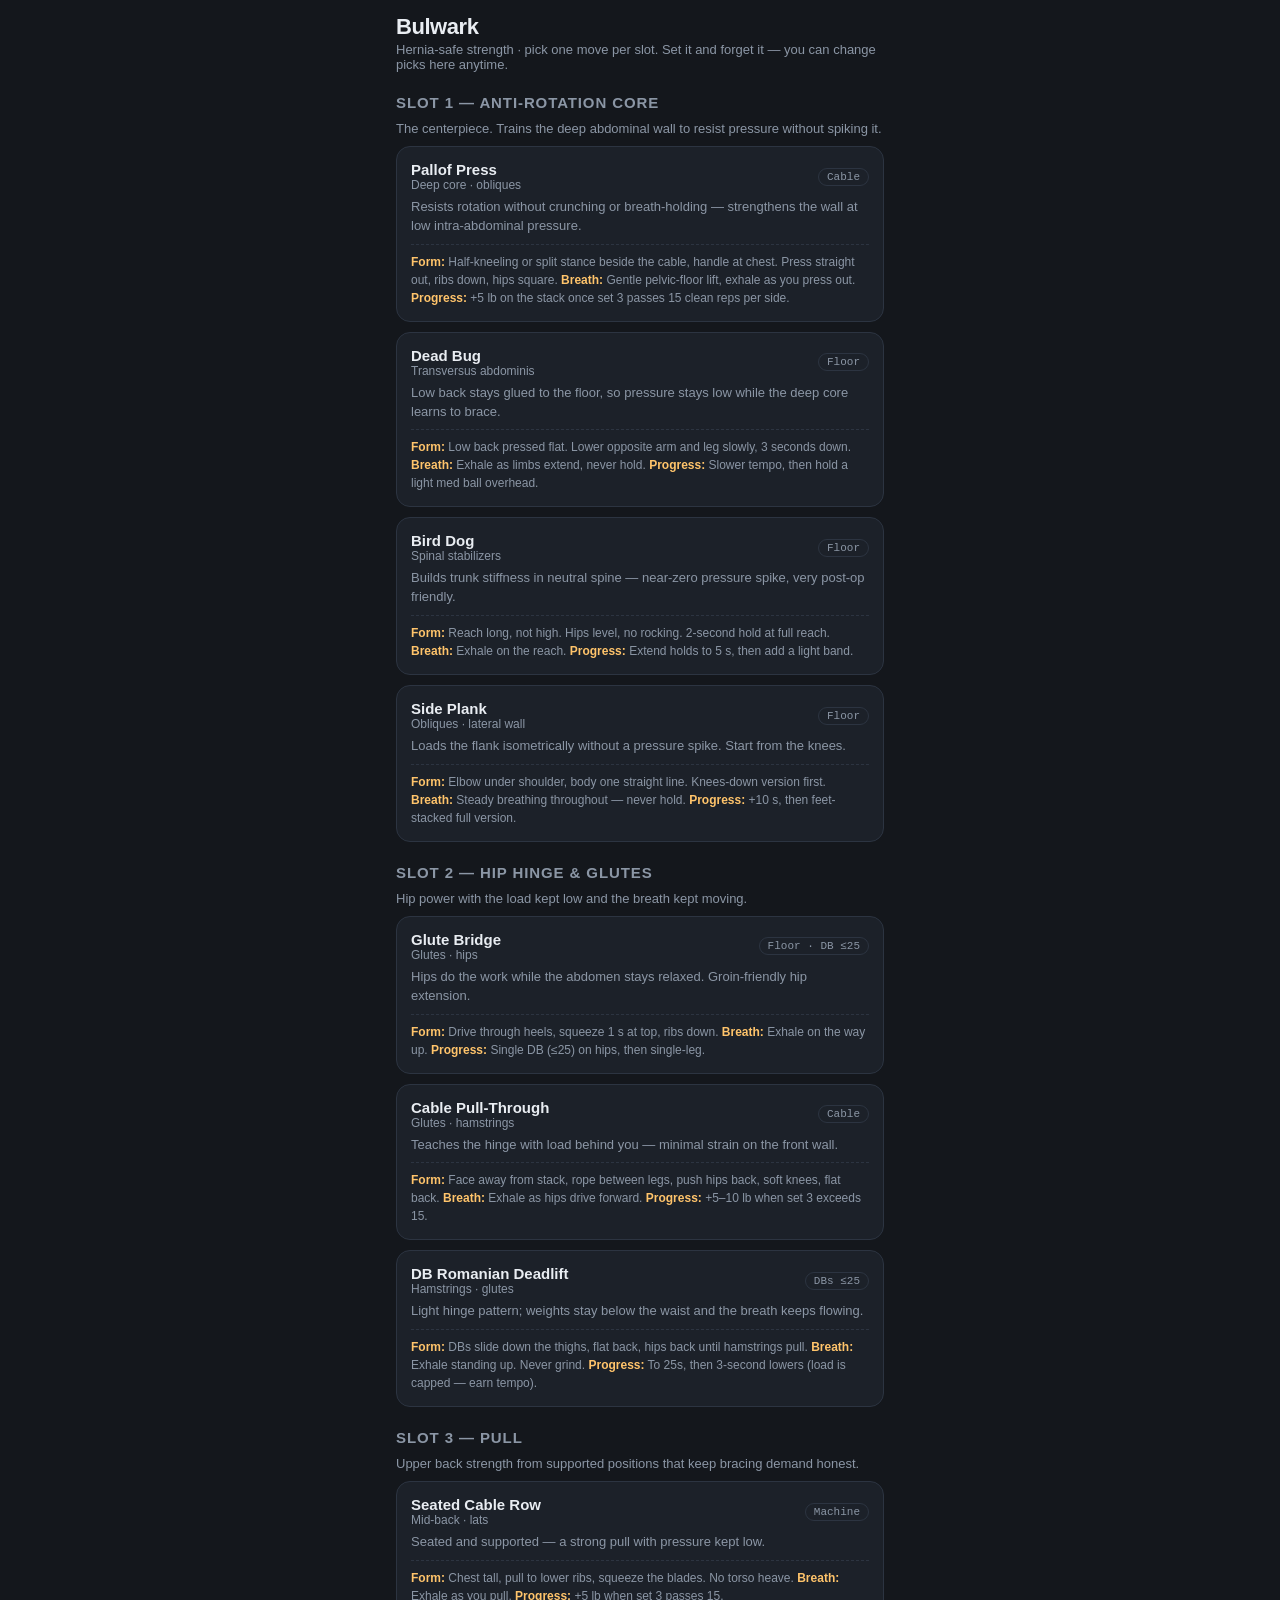
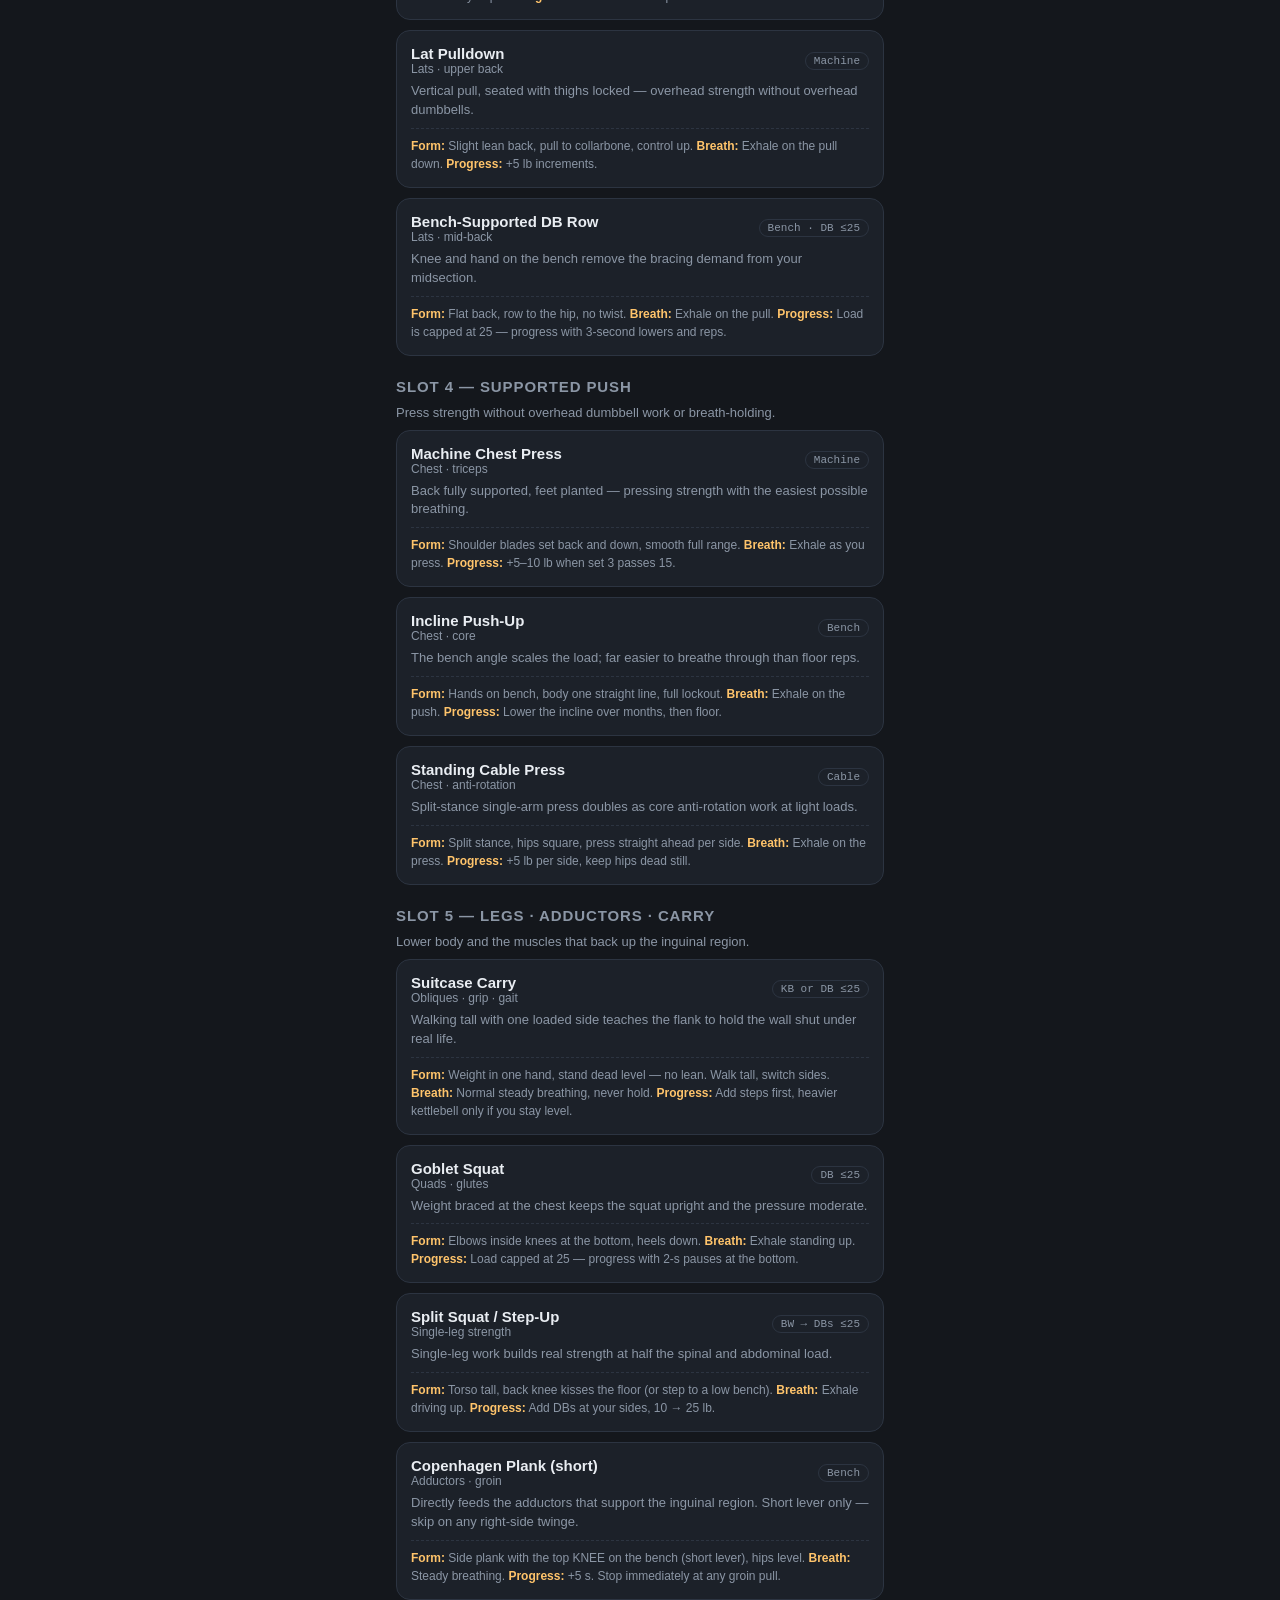
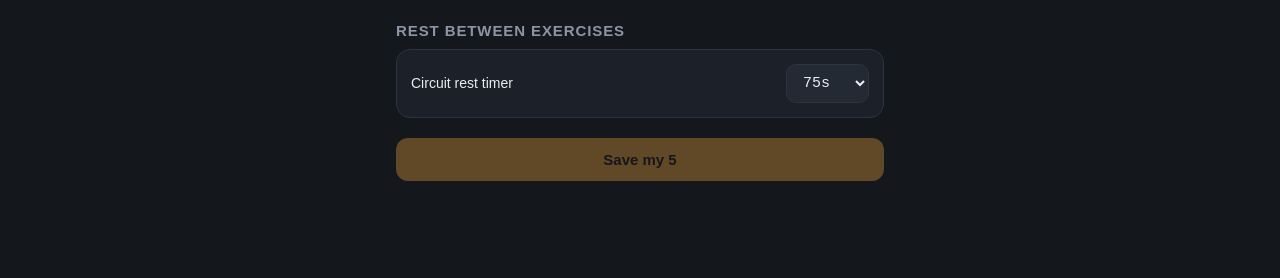
<file: index.html>
<!DOCTYPE html>
<html lang="en">
<head>
<meta charset="UTF-8">
<meta name="viewport" content="width=device-width, initial-scale=1, viewport-fit=cover">
<meta name="apple-mobile-web-app-capable" content="yes">
<meta name="apple-mobile-web-app-status-bar-style" content="black-translucent">
<meta name="apple-mobile-web-app-title" content="Bulwark">
<meta name="theme-color" content="#14171C">
<link rel="manifest" href="manifest.webmanifest">
<link rel="apple-touch-icon" href="apple-touch-icon.png">
<title>Bulwark — Hernia-Safe Strength</title>
<style>
:root{
  --bg:#14171C; --panel:#1C2129; --panel2:#232A34; --ink:#E9EDF2; --mut:#8B96A5;
  --amber:#F0A63C; --amber2:#FFC46B; --good:#7FB88B; --bad:#E06C5F; --line:#2C3441;
  --mono:ui-monospace,'SF Mono',SFMono-Regular,Menlo,monospace;
  --sans:-apple-system,BlinkMacSystemFont,'Segoe UI',Roboto,sans-serif;
}
*{box-sizing:border-box;margin:0;padding:0;-webkit-tap-highlight-color:transparent}
html,body{background:var(--bg);color:var(--ink);font-family:var(--sans);height:100%}
body{padding-bottom:env(safe-area-inset-bottom)}
.wrap{max-width:520px;margin:0 auto;padding:calc(14px + env(safe-area-inset-top)) 16px 96px}
h1{font-size:22px;font-weight:800;letter-spacing:-.02em}
h2{font-size:15px;font-weight:700;letter-spacing:.06em;text-transform:uppercase;color:var(--mut);margin:22px 0 10px}
.sub{color:var(--mut);font-size:13px;margin-top:2px}
.card{background:var(--panel);border:1px solid var(--line);border-radius:14px;padding:14px;margin-bottom:10px}
.card.sel{border-color:var(--amber);background:linear-gradient(180deg,rgba(240,166,60,.07),var(--panel))}
.row{display:flex;align-items:center;justify-content:space-between;gap:10px}
.badge{font-family:var(--mono);font-size:11px;color:var(--amber);border:1px solid rgba(240,166,60,.4);border-radius:99px;padding:2px 8px;white-space:nowrap}
.badge.gray{color:var(--mut);border-color:var(--line)}
.badge.good{color:var(--good);border-color:rgba(127,184,139,.4)}
button{font-family:var(--sans);border:none;border-radius:12px;cursor:pointer;font-weight:700;touch-action:manipulation}
:focus-visible{outline:2px solid var(--amber2);outline-offset:2px}
[tabindex="-1"]:focus{outline:none}
.sr{position:absolute;width:1px;height:1px;overflow:hidden;clip:rect(0 0 0 0);white-space:nowrap}
.btn{background:var(--amber);color:#14171C;padding:13px 16px;font-size:15px;width:100%}
.btn:disabled{opacity:.35}
.btn.ghost{background:var(--panel2);color:var(--ink);border:1px solid var(--line)}
.btn.small{width:auto;padding:8px 14px;font-size:13px;min-height:44px}
.btn.danger{background:transparent;color:var(--bad);border:1px solid rgba(224,108,95,.4)}
/* Breathing banner */
.breath{background:linear-gradient(90deg,rgba(240,166,60,.12),rgba(240,166,60,.03));border:1px solid rgba(240,166,60,.3);border-radius:12px;padding:10px 12px;font-size:13px;color:var(--amber2);margin:12px 0;display:flex;gap:8px;align-items:center}
.breath b{color:var(--amber)}
/* Round pills */
.rounds{display:flex;gap:8px;margin:14px 0}
.rpill{flex:1;min-height:44px;text-align:center;padding:10px 4px;border-radius:12px;background:var(--panel);border:1px solid var(--line);color:var(--mut);font-weight:700;font-size:13px}
.rpill.on{background:var(--panel2);border-color:var(--amber);color:var(--ink)}
.rpill.done{color:var(--good);border-color:rgba(127,184,139,.4)}
.rpill .tag{display:block;font-family:var(--mono);font-size:9px;letter-spacing:.1em;margin-top:2px;color:var(--amber)}
/* Exercise log card */
.ex{margin-bottom:10px}
.ex .name{font-size:16px;font-weight:800}
.ex .meta{font-size:12px;color:var(--mut);margin-top:2px}
.logrow{display:flex;gap:8px;margin-top:12px;align-items:stretch}
.step{flex:1;background:var(--panel2);border:1px solid var(--line);border-radius:12px;padding:8px;text-align:center}
.step .lab{font-size:10px;letter-spacing:.1em;text-transform:uppercase;color:var(--mut)}
.step .val{font-family:var(--mono);font-size:22px;font-weight:700;margin:2px 0}
.stepbtns{display:flex;justify-content:center;gap:6px}
.stepbtns button{background:var(--panel);border:1px solid var(--line);color:var(--ink);width:44px;height:44px;border-radius:9px;font-size:17px}
.logbtn{background:var(--amber);color:#14171C;border-radius:12px;padding:0 18px;font-size:14px;min-width:74px;min-height:44px}
@media(max-width:369px){.logrow{flex-wrap:wrap}.logbtn{flex-basis:100%;min-height:48px}} /* 44px steppers + Log don't fit side by side on 320px phones */
.logbtn.done{background:var(--panel2);color:var(--good);border:1px solid rgba(127,184,139,.4)}
.fail{border-color:var(--amber)!important;box-shadow:0 0 0 1px rgba(240,166,60,.25)}
.failtag{font-family:var(--mono);font-size:10px;color:var(--amber);letter-spacing:.12em}
/* Ring */
.ringwrap{display:flex;align-items:center;gap:14px;margin:6px 0 2px}
.ring{width:64px;height:64px;flex:none}
.ring circle{fill:none;stroke-width:7;stroke-linecap:round}
.ring .bgc{stroke:var(--line)}
.ring .fgc{stroke:var(--amber);transition:stroke-dashoffset .4s}
.ring text{fill:var(--ink);font-family:var(--mono);font-size:15px;font-weight:700}
/* Timer */
.timer{position:fixed;left:16px;right:16px;bottom:calc(76px + env(safe-area-inset-bottom));max-width:488px;margin:0 auto;background:var(--panel2);border:1px solid var(--amber);border-radius:14px;padding:12px 16px;display:none;align-items:center;justify-content:space-between;z-index:40;box-shadow:0 8px 30px rgba(0,0,0,.5)}
.timer.on{display:flex}
body.resting .wrap{padding-bottom:180px} /* keep the last card / Finish button clear of the timer */
.timer .t{font-family:var(--mono);font-size:26px;font-weight:700;color:var(--amber)}
/* Nav */
nav{position:fixed;bottom:0;left:0;right:0;background:rgba(20,23,28,.92);backdrop-filter:blur(12px);border-top:1px solid var(--line);display:flex;z-index:50;padding-bottom:env(safe-area-inset-bottom)}
nav button{flex:1;background:none;color:var(--mut);padding:12px 0 10px;font-size:11px;font-weight:600;display:flex;flex-direction:column;gap:3px;align-items:center;border-radius:0}
nav button.on{color:var(--amber)}
nav .ic{font-size:19px;line-height:1}
/* Setup */
.opt{cursor:pointer}
.opt .why{font-size:13px;color:var(--mut);margin-top:6px;line-height:1.45}
.opt .cues{font-size:12px;color:var(--mut);margin-top:8px;padding-top:8px;border-top:1px dashed var(--line);line-height:1.5}
.opt .cues b{color:var(--amber2);font-weight:600}
/* History */
.sess{font-family:var(--mono);font-size:13px}
.spark{width:100%;height:44px;margin-top:6px}
.spark polyline{fill:none;stroke:var(--amber);stroke-width:2}
.spark circle{fill:var(--amber)}
.big{font-family:var(--mono);font-size:26px;font-weight:700}
/* Info */
.flag{border-left:3px solid var(--bad);padding-left:11px;margin:10px 0;font-size:14px;line-height:1.5}
.flag.warn{border-color:var(--amber)}
.flag b{display:block}
.flag span{color:var(--mut);font-size:13px}
select,input[type=number]{background:var(--panel2);color:var(--ink);border:1px solid var(--line);border-radius:10px;padding:9px 12px;font-size:15px;font-family:var(--mono)}
textarea{width:100%;background:var(--panel2);color:var(--ink);border:1px solid var(--line);border-radius:10px;padding:10px;font-family:var(--mono);font-size:11px;min-height:90px}
.notice{border-color:var(--bad);font-size:13px;line-height:1.5}
.notice p{margin-bottom:8px}
.hide{display:none!important}
.fade{animation:f .25s ease}
@keyframes f{from{opacity:0;transform:translateY(6px)}to{opacity:1;transform:none}}
@media(prefers-reduced-motion:reduce){*{animation:none!important;transition:none!important}}
</style>
</head>
<body>
<main class="wrap" id="app"></main>

<div class="timer" id="timer" role="timer" aria-label="Rest timer">
  <div><div style="font-size:10px;letter-spacing:.12em;color:var(--mut)">REST</div><div class="t" id="tval">1:15</div></div>
  <button class="btn small ghost" onclick="skipRest()" aria-label="Skip rest">Skip</button>
</div>

<nav id="nav" aria-label="Main">
  <button data-v="train" onclick="go('train')"><span class="ic" aria-hidden="true">⬤</span>Train</button>
  <button data-v="history" onclick="go('history')"><span class="ic" aria-hidden="true">▲</span>History</button>
  <button data-v="info" onclick="go('info')"><span class="ic" aria-hidden="true">✚</span>Info</button>
  <button data-v="setup" onclick="go('setup')"><span class="ic" aria-hidden="true">⚙</span>Setup</button>
</nav>

<script>
const APP_VERSION='1.1.0';   // keep in sync with VERSION in sw.js

/* ============ EXERCISE LIBRARY ============ */
/* measure: reps | secs | steps   bw: weight optional */
const SLOTS = [
{id:'core',title:'Anti-Rotation Core',n:1,desc:'The centerpiece. Trains the deep abdominal wall to resist pressure without spiking it.',options:[
 {id:'pallof',name:'Pallof Press',equip:'Cable',target:'Deep core · obliques',measure:'reps',bw:false,startW:15,startR:12,
  why:'Resists rotation without crunching or breath-holding — strengthens the wall at low intra-abdominal pressure.',
  cues:'<b>Form:</b> Half-kneeling or split stance beside the cable, handle at chest. Press straight out, ribs down, hips square. <b>Breath:</b> Gentle pelvic-floor lift, exhale as you press out. <b>Progress:</b> +5 lb on the stack once set 3 passes 15 clean reps per side.'},
 {id:'deadbug',name:'Dead Bug',equip:'Floor',target:'Transversus abdominis',measure:'reps',bw:true,startW:0,startR:10,
  why:'Low back stays glued to the floor, so pressure stays low while the deep core learns to brace.',
  cues:'<b>Form:</b> Low back pressed flat. Lower opposite arm and leg slowly, 3 seconds down. <b>Breath:</b> Exhale as limbs extend, never hold. <b>Progress:</b> Slower tempo, then hold a light med ball overhead.'},
 {id:'birddog',name:'Bird Dog',equip:'Floor',target:'Spinal stabilizers',measure:'reps',bw:true,startW:0,startR:10,
  why:'Builds trunk stiffness in neutral spine — near-zero pressure spike, very post-op friendly.',
  cues:'<b>Form:</b> Reach long, not high. Hips level, no rocking. 2-second hold at full reach. <b>Breath:</b> Exhale on the reach. <b>Progress:</b> Extend holds to 5 s, then add a light band.'},
 {id:'sideplank',name:'Side Plank',equip:'Floor',target:'Obliques · lateral wall',measure:'secs',bw:true,startW:0,startR:25,
  why:'Loads the flank isometrically without a pressure spike. Start from the knees.',
  cues:'<b>Form:</b> Elbow under shoulder, body one straight line. Knees-down version first. <b>Breath:</b> Steady breathing throughout — never hold. <b>Progress:</b> +10 s, then feet-stacked full version.'}]},
{id:'hinge',title:'Hip Hinge & Glutes',n:2,desc:'Hip power with the load kept low and the breath kept moving.',options:[
 {id:'glutebridge',name:'Glute Bridge',equip:'Floor · DB ≤25',target:'Glutes · hips',measure:'reps',bw:true,startW:0,startR:14,
  why:'Hips do the work while the abdomen stays relaxed. Groin-friendly hip extension.',
  cues:'<b>Form:</b> Drive through heels, squeeze 1 s at top, ribs down. <b>Breath:</b> Exhale on the way up. <b>Progress:</b> Single DB (≤25) on hips, then single-leg.'},
 {id:'pullthrough',name:'Cable Pull-Through',equip:'Cable',target:'Glutes · hamstrings',measure:'reps',bw:false,startW:25,startR:12,
  why:'Teaches the hinge with load behind you — minimal strain on the front wall.',
  cues:'<b>Form:</b> Face away from stack, rope between legs, push hips back, soft knees, flat back. <b>Breath:</b> Exhale as hips drive forward. <b>Progress:</b> +5–10 lb when set 3 exceeds 15.'},
 {id:'dbrdl',name:'DB Romanian Deadlift',equip:'DBs ≤25',target:'Hamstrings · glutes',measure:'reps',bw:false,startW:20,startR:10,
  why:'Light hinge pattern; weights stay below the waist and the breath keeps flowing.',
  cues:'<b>Form:</b> DBs slide down the thighs, flat back, hips back until hamstrings pull. <b>Breath:</b> Exhale standing up. Never grind. <b>Progress:</b> To 25s, then 3-second lowers (load is capped — earn tempo).'}]},
{id:'pull',title:'Pull',n:3,desc:'Upper back strength from supported positions that keep bracing demand honest.',options:[
 {id:'seatedrow',name:'Seated Cable Row',equip:'Machine',target:'Mid-back · lats',measure:'reps',bw:false,startW:45,startR:12,
  why:'Seated and supported — a strong pull with pressure kept low.',
  cues:'<b>Form:</b> Chest tall, pull to lower ribs, squeeze the blades. No torso heave. <b>Breath:</b> Exhale as you pull. <b>Progress:</b> +5 lb when set 3 passes 15.'},
 {id:'latpulldown',name:'Lat Pulldown',equip:'Machine',target:'Lats · upper back',measure:'reps',bw:false,startW:55,startR:12,
  why:'Vertical pull, seated with thighs locked — overhead strength without overhead dumbbells.',
  cues:'<b>Form:</b> Slight lean back, pull to collarbone, control up. <b>Breath:</b> Exhale on the pull down. <b>Progress:</b> +5 lb increments.'},
 {id:'dbrow',name:'Bench-Supported DB Row',equip:'Bench · DB ≤25',target:'Lats · mid-back',measure:'reps',bw:false,startW:25,startR:10,
  why:'Knee and hand on the bench remove the bracing demand from your midsection.',
  cues:'<b>Form:</b> Flat back, row to the hip, no twist. <b>Breath:</b> Exhale on the pull. <b>Progress:</b> Load is capped at 25 — progress with 3-second lowers and reps.'}]},
{id:'push',title:'Supported Push',n:4,desc:'Press strength without overhead dumbbell work or breath-holding.',options:[
 {id:'machinepress',name:'Machine Chest Press',equip:'Machine',target:'Chest · triceps',measure:'reps',bw:false,startW:50,startR:12,
  why:'Back fully supported, feet planted — pressing strength with the easiest possible breathing.',
  cues:'<b>Form:</b> Shoulder blades set back and down, smooth full range. <b>Breath:</b> Exhale as you press. <b>Progress:</b> +5–10 lb when set 3 passes 15.'},
 {id:'inclinepushup',name:'Incline Push-Up',equip:'Bench',target:'Chest · core',measure:'reps',bw:true,startW:0,startR:12,
  why:'The bench angle scales the load; far easier to breathe through than floor reps.',
  cues:'<b>Form:</b> Hands on bench, body one straight line, full lockout. <b>Breath:</b> Exhale on the push. <b>Progress:</b> Lower the incline over months, then floor.'},
 {id:'cablepress',name:'Standing Cable Press',equip:'Cable',target:'Chest · anti-rotation',measure:'reps',bw:false,startW:20,startR:12,
  why:'Split-stance single-arm press doubles as core anti-rotation work at light loads.',
  cues:'<b>Form:</b> Split stance, hips square, press straight ahead per side. <b>Breath:</b> Exhale on the press. <b>Progress:</b> +5 lb per side, keep hips dead still.'}]},
{id:'lower',title:'Legs · Adductors · Carry',n:5,desc:'Lower body and the muscles that back up the inguinal region.',options:[
 {id:'suitcasecarry',name:'Suitcase Carry',equip:'KB or DB ≤25',target:'Obliques · grip · gait',measure:'steps',bw:false,startW:25,startR:35,
  why:'Walking tall with one loaded side teaches the flank to hold the wall shut under real life.',
  cues:'<b>Form:</b> Weight in one hand, stand dead level — no lean. Walk tall, switch sides. <b>Breath:</b> Normal steady breathing, never hold. <b>Progress:</b> Add steps first, heavier kettlebell only if you stay level.'},
 {id:'gobletsquat',name:'Goblet Squat',equip:'DB ≤25',target:'Quads · glutes',measure:'reps',bw:false,startW:20,startR:12,
  why:'Weight braced at the chest keeps the squat upright and the pressure moderate.',
  cues:'<b>Form:</b> Elbows inside knees at the bottom, heels down. <b>Breath:</b> Exhale standing up. <b>Progress:</b> Load capped at 25 — progress with 2-s pauses at the bottom.'},
 {id:'splitsquat',name:'Split Squat / Step-Up',equip:'BW → DBs ≤25',target:'Single-leg strength',measure:'reps',bw:true,startW:0,startR:9,
  why:'Single-leg work builds real strength at half the spinal and abdominal load.',
  cues:'<b>Form:</b> Torso tall, back knee kisses the floor (or step to a low bench). <b>Breath:</b> Exhale driving up. <b>Progress:</b> Add DBs at your sides, 10 → 25 lb.'},
 {id:'copenhagen',name:'Copenhagen Plank (short)',equip:'Bench',target:'Adductors · groin',measure:'secs',bw:true,startW:0,startR:12,
  why:'Directly feeds the adductors that support the inguinal region. Short lever only — skip on any right-side twinge.',
  cues:'<b>Form:</b> Side plank with the top KNEE on the bench (short lever), hips level. <b>Breath:</b> Steady breathing. <b>Progress:</b> +5 s. Stop immediately at any groin pull.'}]}
];
const EX = {}; SLOTS.forEach(s=>s.options.forEach(o=>{o.slot=s.id;EX[o.id]=o;}));

/* ============ STATE ============ */
/* Every localStorage call can throw (Safari Private Browsing, quota full,
   storage disabled), so all access goes through here. */
const notices = [];   // shown as a banner at the top of every view until dismissed
function notice(msg){ if(!notices.includes(msg)) notices.push(msg); }
const store = {
  raw(k){ try{ return localStorage.getItem('bw.'+k); }catch(e){ notice('Storage is unavailable — workouts won\u2019t be saved on this device.'); return null; } },
  // clean(): returns the sanitized value, or undefined if the shape is unusable.
  get(k,d,clean){
    const v=store.raw(k); if(v==null) return d;
    let parsed; try{ parsed=JSON.parse(v); }catch(e){}
    const ok = parsed===undefined ? undefined : clean(parsed);
    if(ok!==undefined) return ok;
    // Corrupted: set the raw text aside instead of letting the next save overwrite it.
    const bak='bw.corrupt.'+k+'.'+Date.now();
    try{ localStorage.setItem(bak,v); }catch(e){}
    notice(`Saved “${k}” data was unreadable and has been reset. The original was kept as ${bak}.`);
    return d;
  },
  set(k,v){
    try{ localStorage.setItem('bw.'+k,JSON.stringify(v)); return true; }
    catch(e){ notice('Couldn\u2019t save — storage is full or blocked. Copy a backup from History.'); return false; }
  }
};

/* ---- shape validation: used on load and on import ---- */
const num=(v,max)=>{ v=Math.round(+v); return Number.isFinite(v)&&v>=0 ? Math.min(v,max) : 0; };
const isDay=d=>typeof d==='string' && /^\d{4}-\d{2}-\d{2}$/.test(d);
const okKey=k=>/^[a-z0-9_-]{1,40}$/i.test(k) && k!=='__proto__';
function cleanEntries(o){
  const out={}; if(!o||typeof o!=='object'||Array.isArray(o)) return out;
  Object.keys(o).forEach(id=>{
    if(!okKey(id)||!Array.isArray(o[id])) return;
    const sets=[]; o[id].forEach((x,i)=>{ if(i<3 && x && typeof x==='object') sets[i]={w:num(x.w,2000),r:num(x.r,9999)}; });
    if(sets.length) out[id]=sets;
  });
  return out;
}
function cleanPrefs(p){
  if(!p||typeof p!=='object') return undefined;
  const rest=[60,75,90,120].includes(p.rest)?p.rest:75;
  let picks=null;
  if(p.picks&&typeof p.picks==='object'){
    picks={}; SLOTS.forEach(s=>{ const id=p.picks[s.id]; if(s.options.some(o=>o.id===id)) picks[s.id]=id; });
    if(Object.keys(picks).length!==SLOTS.length) picks=null;   // incomplete → back to Setup
  }
  return {rest,picks};
}
function cleanLog(l){
  if(!Array.isArray(l)) return undefined;
  const byDay={};
  l.forEach(s=>{ if(s&&isDay(s.date)){ const e=cleanEntries(s.entries); if(Object.keys(e).length) byDay[s.date]={date:s.date,entries:e}; } });
  return Object.values(byDay).sort((a,b)=>a.date<b.date?-1:1);
}
function cleanActive(a){
  if(a===null) return null;
  if(!a||!isDay(a.date)) return undefined;
  return {date:a.date,entries:cleanEntries(a.entries)};
}

let prefs = store.get('prefs',{rest:75,picks:null},cleanPrefs);
let log   = store.get('log',[],cleanLog);           // [{date, entries:{exId:[{w,r},{w,r},{w,r}]}}]
let active= store.get('active',null,cleanActive);   // {date, entries:{}}
let view  = prefs.picks ? 'train' : 'setup';
let round = 1;
let tempPicks = {};
let draft = {};   // unsaved stepper values, keyed exId:setIdx — survives re-renders
let restInt=null, restLeft=0, restEnd=0;

/* ============ HELPERS ============ */
const $=id=>document.getElementById(id);
const esc=s=>s.replace(/[&<>"]/g,c=>({'&':'&amp;','<':'&lt;','>':'&gt;','"':'&quot;'}[c]));
// Local calendar day. toISOString() is UTC, which rolled the day over at 8 PM ET
// and discarded an in-progress session mid-workout.
const today=()=>{const d=new Date();return d.getFullYear()+'-'+String(d.getMonth()+1).padStart(2,'0')+'-'+String(d.getDate()).padStart(2,'0');};
const fdate=d=>new Date(d+'T12:00').toLocaleDateString(undefined,{weekday:'short',month:'short',day:'numeric'});
const unit=e=>e.measure==='secs'?'sec':e.measure==='steps'?'steps/side':'reps';
function lastEntry(exId){
  for(let i=log.length-1;i>=0;i--){ if(log[i].entries[exId]) return log[i].entries[exId]; }
  return null;
}
function defaultsFor(exId,setIdx){
  const e=EX[exId], prev=lastEntry(exId);
  if(prev && prev[setIdx]) return {w:prev[setIdx].w, r:prev[setIdx].r};
  if(prev && prev[prev.length-1]) return {w:prev[prev.length-1].w, r:prev[prev.length-1].r};
  return {w:e.startW, r:e.startR};
}
function vibrate(ms){ if(navigator.vibrate) navigator.vibrate(ms); }

/* ============ NAV ============ */
function go(v){
  const changed=view!==v; view=v; render();
  // New screen: start at the top and move focus to its heading for screen readers.
  if(changed){ window.scrollTo(0,0); const h=$('app').querySelector('h1'); if(h){h.tabIndex=-1;h.focus({preventScroll:true});} }
}
function render(){
  document.querySelectorAll('nav button').forEach(b=>{ const on=b.dataset.v===view; b.classList.toggle('on',on); on?b.setAttribute('aria-current','page'):b.removeAttribute('aria-current'); });
  $('nav').style.display = (view==='setup' && !prefs.picks) ? 'none':'flex';
  const r={train:rTrain,history:rHistory,info:rInfo,setup:rSetup}[view];
  $('app').innerHTML=rNotices()+r();
  $('app').classList.remove('fade'); void $('app').offsetWidth; $('app').classList.add('fade');
}

function rNotices(){
  if(!notices.length) return '';
  return `<div class="card notice" role="alert">${notices.map(n=>`<p>${esc(n)}</p>`).join('')}
    <button class="btn small ghost" onclick="notices.length=0;render()">Dismiss</button></div>`;
}

/* ============ SETUP ============ */
function rSetup(){
  tempPicks = {...(prefs.picks||{})};
  let h=`<h1>Bulwark</h1><p class="sub">Hernia-safe strength · pick one move per slot. Set it and forget it — you can change picks here anytime.</p>`;
  SLOTS.forEach(s=>{
    h+=`<h2>Slot ${s.n} — ${s.title}</h2><p class="sub" style="margin-bottom:10px">${s.desc}</p>`;
    s.options.forEach(o=>{
      const sel = tempPicks[s.id]===o.id;
      h+=`<div class="card opt ${sel?'sel':''}" id="opt-${o.id}" role="button" tabindex="0" aria-pressed="${sel}" onclick="pick('${s.id}','${o.id}')" onkeydown="if(event.key==='Enter'||event.key===' '){event.preventDefault();pick('${s.id}','${o.id}')}">
        <div class="row"><div><div class="name" style="font-size:15px;font-weight:800">${o.name}</div>
        <div class="meta" style="font-size:12px;color:var(--mut)">${o.target}</div></div>
        <span class="badge gray">${o.equip}</span></div>
        <div class="why">${o.why}</div>
        <div class="cues">${o.cues}</div></div>`;
    });
  });
  h+=`<h2>Rest between exercises</h2><div class="card"><div class="row">
      <label for="restSel" style="font-size:14px">Circuit rest timer</label>
      <select id="restSel" onchange="prefs.rest=+this.value;store.set('prefs',prefs)">
        ${[60,75,90,120].map(x=>`<option value="${x}" ${prefs.rest===x?'selected':''}>${x}s</option>`).join('')}
      </select></div></div>
      <div style="height:10px"></div>
      <button class="btn" id="saveBtn" onclick="savePicks()" ${Object.keys(tempPicks).length===5?'':'disabled'}>Save my 5</button>
      ${prefs.picks?`<div style="height:8px"></div><button class="btn danger" onclick="wipe()">Erase all data</button>`:''}`;
  return h;
}
function pick(slot,id){
  tempPicks[slot]=id;
  SLOTS.find(s=>s.id===slot).options.forEach(o=>{ const el=$('opt-'+o.id); el.classList.toggle('sel',o.id===id); el.setAttribute('aria-pressed',o.id===id); });
  $('saveBtn').disabled = Object.keys(tempPicks).length!==5;
}
function savePicks(){ prefs.picks=tempPicks; store.set('prefs',prefs); go('train'); }
// Only remove Bulwark's own keys: on GitHub Pages every project under
// <user>.github.io shares one origin, so localStorage.clear() wiped other apps too.
function wipe(){
  if(!confirm('Erase all workouts and settings?')) return;
  try{ Object.keys(localStorage).filter(k=>k.startsWith('bw.')).forEach(k=>localStorage.removeItem(k)); }catch(e){}
  location.reload();
}

/* ============ TRAIN ============ */
function ensureActive(){
  if(!active || active.date!==today()){ active={date:today(),entries:{}}; store.set('active',active); }
}
function setLogged(exId,setIdx){ return active && active.date===today() && active.entries[exId] && active.entries[exId][setIdx]; }
function roundDone(rIdx){ return pickIds().every(id=>setLogged(id,rIdx)); }
// Picks in slot order (Object.values follows the order slots were tapped in Setup).
function pickIds(){ return SLOTS.map(s=>(prefs.picks||{})[s.id]).filter(id=>EX[id]); }
function totalLogged(){ let n=0; pickIds().forEach(id=>{for(let i=0;i<3;i++) if(setLogged(id,i)) n++;}); return n; }

function rTrain(){
  ensureActive();
  const done=totalLogged(), pct=done/15;
  const already = log.some(s=>s.date===today());
  const circ=2*Math.PI*26, off=circ*(1-pct);
  let h=`<div class="row"><div><h1>Today</h1><p class="sub">${fdate(today())} · 3 rounds × 5 moves · ~${Math.round((prefs.rest+45)*15/60)} min</p></div>
    <svg class="ring" viewBox="0 0 64 64" role="img" aria-label="${done} of 15 sets logged"><circle class="bgc" cx="32" cy="32" r="26"/>
    <circle class="fgc" cx="32" cy="32" r="26" stroke-dasharray="${circ}" stroke-dashoffset="${off}" transform="rotate(-90 32 32)"/>
    <text x="32" y="37" text-anchor="middle">${done}/15</text></svg></div>`;
  h+=`<div class="breath"><span aria-hidden="true">〜</span> <span><b>Exhale through the effort.</b> Never hold your breath. Gentle pelvic-floor lift before each rep.</span></div>`;
  h+=`<div class="rounds">${[0,1,2].map(i=>{
    const d=roundDone(i);
    return `<button class="rpill ${round===i+1?'on':''} ${d?'done':''}" aria-pressed="${round===i+1}" onclick="round=${i+1};render()">Round ${i+1}${i===2?'<span class="tag">TO FAILURE ✦</span>':''}</button>`;
  }).join('')}</div>`;
  const rIdx=round-1;
  pickIds().forEach(id=>{
    const e=EX[id], logged=setLogged(id,rIdx);
    const d = logged ? active.entries[id][rIdx] : current(id,rIdx);
    const failCls = rIdx===2?'fail':'';
    h+=`<div class="card ex ${failCls}">
      <div class="row"><div><div class="name">${e.name}</div><div class="meta">${e.target} · ${e.equip}${rIdx===2?' · <span class="failtag">LAST SET — GO TO FAILURE</span>':''}</div></div>
      ${logged?`<span class="badge good">✓ ${d.w>0?d.w+'×':''}${d.r}</span>`:''}</div>
      ${logged?'':`<div class="logrow">
        ${e.bw && d.w===0 ? `<div class="step"><div class="lab">Load</div><div class="val" aria-label="Bodyweight">BW</div><div class="stepbtns"><button aria-label="Add 5 lb to ${e.name}" onclick="adj('${id}',${rIdx},'w',5)">＋</button></div></div>`
        : `<div class="step"><div class="lab">Weight lb</div><div class="val" id="w-${id}" aria-live="polite">${d.w}</div><div class="stepbtns"><button aria-label="5 lb less for ${e.name}" onclick="adj('${id}',${rIdx},'w',-5)">−</button><button aria-label="5 lb more for ${e.name}" onclick="adj('${id}',${rIdx},'w',5)">＋</button></div></div>`}
        <div class="step"><div class="lab">${unit(e)}</div><div class="val" id="r-${id}" aria-live="polite">${d.r}</div><div class="stepbtns"><button aria-label="Fewer ${unit(e)} for ${e.name}" onclick="adj('${id}',${rIdx},'r',-1)">−</button><button aria-label="More ${unit(e)} for ${e.name}" onclick="adj('${id}',${rIdx},'r',1)">＋</button></div></div>
        <button class="logbtn" aria-label="Log ${e.name}, round ${round}" onclick="logSet('${id}',${rIdx})">Log</button>
      </div>`}</div>`;
  });
  if(done===15 && !already) h+=`<button class="btn" onclick="finish()">Finish & save session</button>`;
  else if(already) h+=`<div class="card" style="text-align:center;color:var(--good);font-weight:700">Session saved ✓</div>`;
  return h;
}
function current(id,rIdx){ return draft[id+':'+rIdx] || defaultsFor(id,rIdx); }
function adj(id,rIdx,f,d){
  const k=id+':'+rIdx, v={...current(id,rIdx)}, wasBW=EX[id].bw && v.w===0;
  v[f]=Math.max(0,v[f]+d); draft[k]=v;
  const el=$((f==='w'?'w-':'r-')+id);
  // Bodyweight moves swap between the "BW" and numeric weight steppers, so re-render.
  if(!el || (EX[id].bw && (v.w===0)!==wasBW)) render(); else el.textContent=v[f];
}
function logSet(id,rIdx){
  ensureActive();
  const {w,r}=current(id,rIdx);
  if(!active.entries[id]) active.entries[id]=[];
  active.entries[id][rIdx]={w,r}; delete draft[id+':'+rIdx];
  store.set('active',active); vibrate(30);
  startRest(); render();
}
function finish(){
  log=log.filter(s=>s.date!==today());
  log.push({date:active.date,entries:active.entries});
  store.set('log',log); active=null; store.set('active',null); draft={};
  round=1; vibrate([40,60,40]); render();
}
/* rest timer */
/* Counts down to a wall-clock end time: iOS suspends intervals when the screen
   locks, so decrementing a counter each tick drifted badly. */
function startRest(){
  clearInterval(restInt); restEnd=Date.now()+prefs.rest*1000;
  $('timer').classList.add('on'); document.body.classList.add('resting'); tick();
  restInt=setInterval(tick,250);
}
function tick(){
  if(!restEnd) return;
  restLeft=Math.max(0,Math.ceil((restEnd-Date.now())/1000));
  if(restLeft<=0){ skipRest(); vibrate(80); return; }
  $('tval').textContent=Math.floor(restLeft/60)+':'+String(restLeft%60).padStart(2,'0');
}
function skipRest(){ clearInterval(restInt); restEnd=0; $('timer').classList.remove('on'); document.body.classList.remove('resting'); }
document.addEventListener('visibilitychange',()=>{ if(!document.hidden) tick(); });

/* ============ HISTORY ============ */
function rHistory(){
  // Backup is always shown: restoring onto a fresh phone (empty log) must work.
  if(!log.length) return `<h1>History</h1><p class="sub">No sessions yet. Your saved circuits will land here, newest first.</p>`+rBackup();
  let h=`<h1>History</h1><p class="sub">${log.length} session${log.length>1?'s':''} · data lives on this phone only</p>`;
  h+=`<h2>Progress — failure set</h2>`;
  pickIds().forEach(id=>{
    const e=EX[id];
    const pts=log.filter(s=>s.entries[id]).map(s=>{const sets=s.entries[id];const f=sets[2]||sets.filter(Boolean).pop();return {d:s.date,v:f.r,w:f.w};});
    if(!pts.length) return;
    const last=pts[pts.length-1];
    const vals=pts.slice(-8).map(p=>p.v), mx=Math.max(...vals,1), mn=Math.min(...vals,0);
    const W=300,H=40;
    const xy=vals.map((v,i)=>[vals.length===1?W/2:i*(W/(vals.length-1)), H-4-((v-mn)/(mx-mn||1))*(H-10)]);
    h+=`<div class="card"><div class="row"><div><div style="font-weight:800">${e.name}</div>
      <div class="sub">${unit(e)} on set 3, last ${vals.length}</div></div>
      <div class="big">${last.w>0?last.w+'×':''}${last.v}</div></div>
      <svg class="spark" aria-hidden="true" viewBox="0 0 ${W} ${H}" preserveAspectRatio="none">
      <polyline points="${xy.map(p=>p.join(',')).join(' ')}"/>
      <circle cx="${xy[xy.length-1][0]}" cy="${xy[xy.length-1][1]}" r="3.5"/></svg></div>`;
  });
  h+=`<h2>Sessions</h2>`;
  [...log].reverse().forEach(s=>{
    const lines=Object.entries(s.entries).map(([id,sets])=>{
      const e=EX[id]; if(!e) return '';
      return `<div class="row" style="margin-top:6px"><span>${e.name}</span><span class="sess">${Array.from(sets,x=>x?(x.w>0?x.w+'×':'')+x.r:'—').join(' · ')}</span></div>`;
    }).join('');
    h+=`<div class="card"><div style="font-weight:800">${fdate(s.date)}</div>${lines}</div>`;
  });
  return h+rBackup();
}
function rBackup(){
  return `<h2>Backup</h2><div class="card">
    <p class="sub" style="margin-bottom:8px">Copy this JSON somewhere safe, or paste a backup below and import.</p>
    <label for="io" class="sr">Backup JSON</label><textarea id="io">${esc(JSON.stringify({app:'bulwark',v:1,prefs,log}))}</textarea>
    <div style="height:8px"></div><button class="btn ghost" onclick="importIO()">Import pasted backup</button></div>`;
}
function importIO(){
  let d; try{ d=JSON.parse($('io').value); }catch(e){ alert('Invalid JSON.'); return; }
  const p=d&&cleanPrefs(d.prefs), l=d&&cleanLog(d.log);
  if(!p||!l){ alert('That doesn\u2019t look like a Bulwark backup.'); return; }
  if(!confirm(`Replace this phone\u2019s data with the backup (${l.length} session${l.length===1?'':'s'})?`)) return;
  prefs=p; log=l; draft={};
  const ok=store.set('prefs',prefs) & store.set('log',log);
  if(ok) alert('Imported ✓'+(prefs.picks?'':' — pick your 5 moves to continue.'));
  go(prefs.picks?'history':'setup');
}

/* ============ INFO ============ */
function rInfo(){
  return `<h1>The rules</h1>
  <div class="breath"><span aria-hidden="true">〜</span> <span><b>One breathing rule beats every exercise choice:</b> exhale through the hard part of every rep, with a gentle pelvic-floor lift. A held breath is a pressure spike aimed at the exact spot you're protecting.</span></div>
  <h2>Straight talk</h2>
  <div class="card"><p style="font-size:14px;line-height:1.55">No exercise reverses or repairs a hernia — a defect in the wall is mechanical. What training <b>can</b> do: keep symptoms mild, strengthen everything around the canal, keep your body weight down, and make you a better surgical candidate whenever that day comes. Watchful waiting is a legitimate, studied strategy for minimally symptomatic hernias — but most men do eventually cross over to surgery, so think of this as buying quality years, not a cure.</p></div>
  <h2>Lifestyle levers that matter as much as the gym</h2>
  <div class="card" style="font-size:14px;line-height:1.7">
  · Keep body weight in check — belly pressure is constant load<br>
  · Never strain on the toilet — fiber, water, don't hold breath<br>
  · Treat chronic cough / allergies aggressively<br>
  · No smoking — it degrades the tissue you're relying on<br>
  · Lift heavy things by exhaling and keeping loads close</div>
  <h2>Stop the session, call the surgeon</h2>
  <div class="flag warn"><b>New or growing bulge on the right</b><span>Especially one that appears during a lift.</span></div>
  <div class="flag warn"><b>Sharp groin pain during a rep</b><span>Or soreness that lasts more than 24 hours after a session.</span></div>
  <div class="flag warn"><b>Anything new at the left repair site</b><span>Pain, swelling, or pulling at 2–6 months out gets a call, not a guess.</span></div>
  <h2>Emergency room, now</h2>
  <div class="flag"><b>A bulge that won't push back in + severe pain</b><span>With nausea, vomiting, fever, or skin redness over the site — signs of incarceration or strangulation. This is a same-hour problem, not a same-week one.</span></div>
  <h2>Session math</h2>
  <div class="card" style="font-size:14px;line-height:1.6">5 moves × 3 rounds = 15 sets. At ~45 s of work and ${prefs.rest} s of rest, that's ~${Math.round((prefs.rest+45)*15/60)} minutes plus a 5-minute bike or treadmill warm-up. Rounds 1–2 leave 2–3 reps in the tank; round 3 goes to clean-form failure. When set 3 beats the target by 3+ reps two sessions running, nudge the load.</div>
  <p class="sub" style="margin-top:18px;text-align:center">Bulwark v${APP_VERSION}</p>`;
}

/* ============ BOOT ============ */
if('serviceWorker' in navigator && location.protocol.startsWith('http')){
  // updateViaCache:'none' → the browser always revalidates sw.js itself.
  navigator.serviceWorker.register('sw.js',{updateViaCache:'none'}).then(reg=>{
    // Home-screen apps resume rather than reload, so also check when brought to front.
    document.addEventListener('visibilitychange',()=>{ if(!document.hidden) reg.update().catch(()=>{}); });
  }).catch(()=>{});
}
render();
</script>
</body>
</html>
</file>
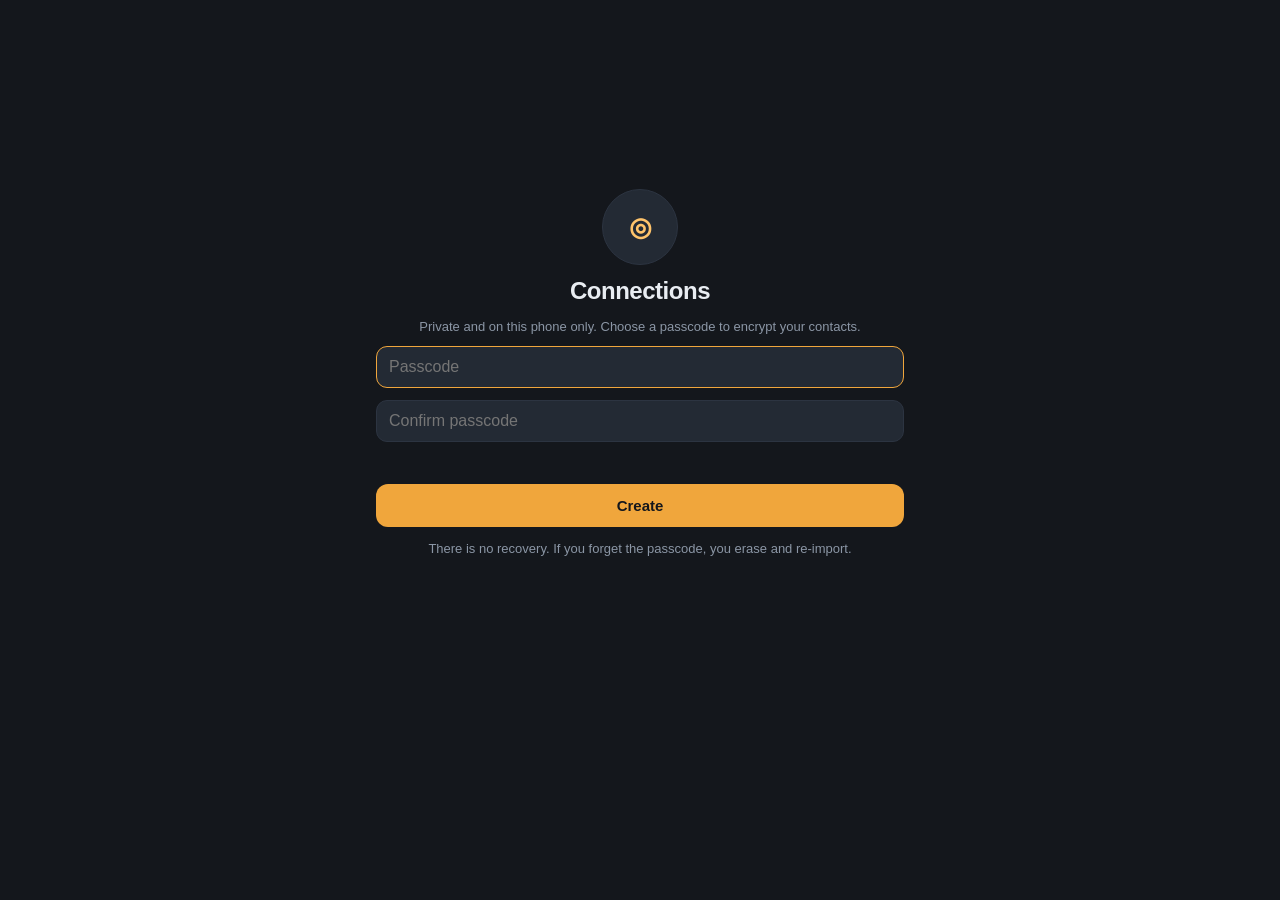
<file: connections/index.html>
<!DOCTYPE html>
<html lang="en">
<head>
<meta charset="UTF-8">
<meta name="viewport" content="width=device-width, initial-scale=1, viewport-fit=cover">
<meta http-equiv="Content-Security-Policy" content="default-src 'self'; script-src 'self' 'unsafe-inline'; style-src 'self' 'unsafe-inline'; img-src 'self' data:; connect-src 'self'; form-action 'none'; base-uri 'none'">
<meta name="robots" content="noindex, nofollow, noarchive">
<meta name="referrer" content="no-referrer">
<meta name="apple-mobile-web-app-capable" content="yes">
<meta name="apple-mobile-web-app-status-bar-style" content="black-translucent">
<meta name="apple-mobile-web-app-title" content="Connections">
<meta name="theme-color" content="#14171C">
<link rel="manifest" href="manifest.webmanifest">
<link rel="apple-touch-icon" href="apple-touch-icon.png">
<title>Connections</title>
<style>
:root{
  --bg:#14171C; --panel:#1C2129; --panel2:#232A34; --ink:#E9EDF2; --mut:#8B96A5;
  --amber:#F0A63C; --amber2:#FFC46B; --good:#7FB88B; --warn:#F0C25C; --bad:#E06C5F; --line:#2C3441;
  --mono:ui-monospace,'SF Mono',SFMono-Regular,Menlo,monospace;
  --sans:-apple-system,BlinkMacSystemFont,'Segoe UI',Roboto,sans-serif;
}
*{box-sizing:border-box;margin:0;padding:0;-webkit-tap-highlight-color:transparent}
html,body{background:var(--bg);color:var(--ink);font-family:var(--sans);min-height:100%}
.wrap{max-width:560px;margin:0 auto;padding:calc(14px + env(safe-area-inset-top)) 16px calc(96px + env(safe-area-inset-bottom))}
h1{font-size:24px;font-weight:800;letter-spacing:-.02em}
h2{font-size:12px;font-weight:700;letter-spacing:.08em;text-transform:uppercase;color:var(--mut);margin:22px 0 8px;display:flex;gap:8px;align-items:center}
h2 .n{font-family:var(--mono);color:var(--amber);letter-spacing:0}
h3{font-size:19px;font-weight:800}
.sub{color:var(--mut);font-size:13px;margin-top:2px}
.row{display:flex;align-items:center;justify-content:space-between;gap:10px}
.card{background:var(--panel);border:1px solid var(--line);border-radius:14px;padding:14px;margin-bottom:10px}
.empty{color:var(--mut);font-size:14px;line-height:1.5;text-align:center;padding:20px 14px;border:1px dashed var(--line);border-radius:14px}
button{font-family:var(--sans);border:none;border-radius:12px;cursor:pointer;font-weight:700;color:inherit}
.btn{background:var(--amber);color:#14171C;padding:13px 16px;font-size:15px;width:100%}
.btn:disabled{opacity:.35}
.btn.ghost{background:var(--panel2);color:var(--ink);border:1px solid var(--line)}
.btn.small{width:auto;padding:8px 14px;font-size:13px}
.btn.danger{background:transparent;color:var(--bad);border:1px solid rgba(224,108,95,.4)}
.icon{background:var(--panel2);border:1px solid var(--line);width:40px;height:40px;border-radius:12px;font-size:18px;display:inline-flex;align-items:center;justify-content:center;flex:none}
.icon.add{background:var(--amber);color:#14171C;border:none;font-size:24px}
input,textarea,select{font-family:var(--sans);font-size:16px;color:var(--ink);background:var(--panel2);border:1px solid var(--line);border-radius:11px;padding:11px 12px;width:100%}
textarea{min-height:84px;resize:vertical}
input:focus,textarea:focus,select:focus{outline:none;border-color:var(--amber)}
label{display:block;font-size:12px;color:var(--mut);margin:12px 0 5px;font-weight:600}
.two{display:flex;gap:10px}.two>div{flex:1;min-width:0}
.seg{display:flex;flex-wrap:wrap;gap:6px}
.seg button{background:var(--panel2);border:1px solid var(--line);color:var(--mut);padding:8px 11px;font-size:13px;border-radius:10px;font-weight:600}
.seg button.on{color:var(--amber);border-color:rgba(240,166,60,.6);background:rgba(240,166,60,.08)}
.search{position:sticky;top:0;z-index:5;background:var(--bg);padding:10px 0 8px}
.chips{display:flex;gap:6px;overflow-x:auto;padding:8px 0 2px;scrollbar-width:none}
.chips::-webkit-scrollbar{display:none}
.chip{white-space:nowrap;font-size:12px;padding:6px 11px;border-radius:99px;background:var(--panel);border:1px solid var(--line);color:var(--mut);font-weight:600}
.chip.on{color:var(--amber);border-color:rgba(240,166,60,.6);background:rgba(240,166,60,.08)}
.letter{font-family:var(--mono);font-size:12px;color:var(--amber);padding:14px 4px 4px}
.item{display:flex;align-items:center;gap:12px;padding:10px 4px;border-bottom:1px solid var(--line);cursor:pointer}
.av{flex:0 0 40px;height:40px;border-radius:50%;background:var(--panel2);border:1px solid var(--line);display:flex;align-items:center;justify-content:center;font-weight:700;font-size:14px;color:var(--amber2)}
.av.big{width:76px;height:76px;flex-basis:76px;font-size:26px;margin:0 auto}
.it-main{min-width:0;flex:1}
.it-name{font-weight:600;font-size:15px;white-space:nowrap;overflow:hidden;text-overflow:ellipsis}
.it-sub{color:var(--mut);font-size:12px;white-space:nowrap;overflow:hidden;text-overflow:ellipsis;margin-top:2px}
.badge{font-family:var(--mono);font-size:10px;color:var(--mut);border:1px solid var(--line);border-radius:99px;padding:2px 7px;white-space:nowrap;background:none}
.pill{font-size:11px;font-weight:700;border-radius:99px;padding:3px 9px;white-space:nowrap;border:1px solid var(--line);color:var(--mut)}
.pill.bad{color:var(--bad);border-color:rgba(224,108,95,.45)}
.pill.warn{color:var(--warn);border-color:rgba(240,194,92,.45)}
.pill.good{color:var(--good);border-color:rgba(127,184,139,.45)}
.pill.acc{color:var(--amber);border-color:rgba(240,166,60,.5)}
.acts{display:flex;gap:6px;margin-top:12px}
.acts a,.acts button{flex:1;text-align:center;text-decoration:none;background:var(--panel2);border:1px solid var(--line);color:var(--ink);border-radius:11px;padding:9px 2px;font-size:12px;font-weight:700}
.acts .done{background:rgba(127,184,139,.12);border-color:rgba(127,184,139,.45);color:var(--good)}
.mindnote{font-size:13px;color:var(--amber2);margin-top:8px;line-height:1.4}
.nudge{background:linear-gradient(135deg,rgba(240,166,60,.14),rgba(240,166,60,.03));border:1px solid rgba(240,166,60,.35);border-radius:14px;padding:14px;margin:14px 0 4px}
.nudge .k{font-size:11px;font-weight:700;letter-spacing:.1em;text-transform:uppercase;color:var(--amber)}
.nudge .t{font-size:15px;margin-top:6px;line-height:1.45}
.actions{display:flex;gap:10px;justify-content:center;margin:16px 0}
.act{flex:1;max-width:90px;background:var(--panel);border:1px solid var(--line);border-radius:12px;padding:10px 4px;font-size:12px;color:var(--amber2);text-align:center;text-decoration:none;font-weight:600}
.act span{display:block;font-size:20px;margin-bottom:3px}
.act.off{opacity:.3;pointer-events:none}
.stats{display:flex;gap:8px;margin:4px 0 12px}
.stat{flex:1;background:var(--panel);border:1px solid var(--line);border-radius:12px;padding:10px;text-align:center}
.stat .v{font-family:var(--mono);font-size:15px;font-weight:700}
.stat .l{font-size:10px;letter-spacing:.08em;text-transform:uppercase;color:var(--mut);margin-top:3px}
.toggle{display:flex;justify-content:space-between;align-items:center;background:var(--panel);border:1px solid var(--line);border-radius:12px;padding:12px 14px;margin-top:10px;cursor:pointer;gap:10px}
.sw{width:46px;height:28px;border-radius:99px;background:var(--line);position:relative;flex:none;transition:background .2s}
.sw::after{content:'';position:absolute;top:3px;left:3px;width:22px;height:22px;border-radius:50%;background:#fff;transition:left .2s}
.sw.on{background:var(--amber)}.sw.on::after{left:21px}
.field{padding:11px 0;border-bottom:1px solid var(--line)}
.field:last-child{border-bottom:none}
.field .k{font-size:12px;color:var(--mut)}
.field a,.field .v{color:var(--ink);font-size:15px;text-decoration:none;word-break:break-word;display:block;margin-top:2px}
.field a{color:var(--amber2)}
.hist{font-size:14px;border-top:1px solid var(--line);padding:10px 0}
.hist:first-child{border-top:none}
.hist .d{font-family:var(--mono);font-size:12px;color:var(--mut)}
.hist .n{margin-top:3px;line-height:1.4}
.center{text-align:center}
.lock{min-height:80vh;display:flex;flex-direction:column;justify-content:center;gap:12px}
.err{color:var(--bad);font-size:13px;min-height:18px}
.ok{color:var(--good);font-size:13px}
.note{font-size:13px;color:var(--mut);line-height:1.5}
.tabbar{position:fixed;left:0;right:0;bottom:0;background:rgba(20,23,28,.94);backdrop-filter:blur(10px);-webkit-backdrop-filter:blur(10px);border-top:1px solid var(--line);display:flex;justify-content:center;padding:8px 0 calc(8px + env(safe-area-inset-bottom));z-index:10}
.tabbar button{background:none;color:var(--mut);font-size:11px;font-weight:600;padding:4px 20px;position:relative;border-radius:0}
.tabbar button span{display:block;font-size:20px}
.tabbar button.on{color:var(--amber)}
.tabbar .dot{position:absolute;top:0;left:calc(50% + 6px);background:var(--bad);color:#fff;font-size:10px;border-radius:99px;padding:1px 5px;font-family:var(--mono)}
.scrim{position:fixed;inset:0;background:rgba(0,0,0,.55);z-index:80;display:none;align-items:flex-end;justify-content:center}
.scrim.on{display:flex}
.sheet{background:var(--bg);border:1px solid var(--line);border-bottom:none;border-radius:20px 20px 0 0;width:100%;max-width:560px;max-height:92vh;overflow-y:auto;padding:18px 16px calc(24px + env(safe-area-inset-bottom))}
.x{background:var(--panel2);width:34px;height:34px;border-radius:50%;font-size:16px;color:var(--mut)}
.toast{position:fixed;left:50%;bottom:calc(84px + env(safe-area-inset-bottom));transform:translateX(-50%) translateY(20px);background:var(--panel2);border:1px solid var(--line);color:var(--ink);padding:10px 16px;border-radius:12px;font-size:14px;opacity:0;transition:all .25s;z-index:90;pointer-events:none;max-width:90vw;text-align:center}
.toast.on{opacity:1;transform:translateX(-50%) translateY(0)}
.hidden{display:none!important}
.count{font-family:var(--mono);font-size:12px;color:var(--mut)}
.more{display:block;margin:16px auto;width:auto}
.multi{display:flex;gap:6px;margin-top:6px}
.multi input{flex:1}
.multi select{flex:0 0 96px}
</style>
</head>
<body>
<div class="wrap" id="app"></div>
<nav class="tabbar hidden" id="tabbar">
  <button data-tab="today"><span>☀︎</span>Today</button>
  <button data-tab="list"><span>☰</span>Contacts</button>
  <button data-tab="settings"><span>⚙</span>Settings</button>
</nav>
<div class="scrim" id="scrim"><div class="sheet" id="sheet"></div></div>
<div class="toast" id="toast"></div>
<input type="file" id="filepick" accept=".json,application/json" class="hidden">
<input type="file" id="vcfpick" accept=".vcf,text/vcard,text/x-vcard" class="hidden">
<script>
'use strict';
/* Connections: a private, on-device contact book that reminds you to reach out.
   All contacts live in this browser's IndexedDB, encrypted with AES-GCM using a key
   derived from your passcode (PBKDF2-SHA256). Nothing is ever sent over the network. */

const DB_NAME = 'connections', STORE = 'kv', KDF_ITERS = 310000, AUTO_LOCK_MS = 5 * 60 * 1000, BG_LOCK_MS = 60 * 1000;
const CADENCES = [
  {d: 7, l: 'Weekly'}, {d: 14, l: '2 weeks'}, {d: 30, l: 'Monthly'}, {d: 60, l: '2 months'},
  {d: 90, l: 'Quarterly'}, {d: 180, l: '6 months'}, {d: 365, l: 'Yearly'},
];
const GROUPS = ['Family', 'Close friends', 'Friends', 'Work', 'Mentors', 'Community'];
const TYPES = [
  {id: 'text', l: 'Text', ic: '💬'}, {id: 'call', l: 'Call', ic: '📞'}, {id: 'email', l: 'Email', ic: '✉️'},
  {id: 'inperson', l: 'In person', ic: '🤝'}, {id: 'social', l: 'Social', ic: '📱'}, {id: 'other', l: 'Other', ic: '✦'},
];
const PROMPTS = [
  'Send a song, photo or article that made you think of them.',
  'Ask about something they mentioned last time.',
  'A two-line “thinking of you” text counts. It doesn’t need a reason.',
  'Suggest a specific time for coffee or a call. Specifics get yeses.',
  'Share a memory you have together.',
  'Congratulate them on something, however small.',
  'Ask for their recommendation on something. People love being asked.',
];

const $ = s => document.querySelector(s);
const esc = s => String(s ?? '').replace(/[&<>"']/g, c => ({'&':'&amp;','<':'&lt;','>':'&gt;','"':'&quot;',"'":'&#39;'}[c]));
const enc = new TextEncoder(), dec = new TextDecoder();
const b64 = buf => { const u = new Uint8Array(buf); let s = ''; for (let i = 0; i < u.length; i += 0x8000) s += String.fromCharCode.apply(null, u.subarray(i, i + 0x8000)); return btoa(s); };
const unb64 = s => Uint8Array.from(atob(s), c => c.charCodeAt(0));
const uid = () => 'k_' + Date.now().toString(36) + Math.random().toString(36).slice(2, 7);

/* ---------- dates ---------- */
const pad = n => String(n).padStart(2, '0');
const ymd = d => `${d.getFullYear()}-${pad(d.getMonth() + 1)}-${pad(d.getDate())}`;
const today = () => ymd(new Date());
const parse = s => { const [y, m, d] = s.split('-').map(Number); return new Date(y, m - 1, d); };
const addDays = (s, n) => { const d = parse(s); d.setDate(d.getDate() + n); return ymd(d); };
const diff = (a, b) => Math.round((parse(a) - parse(b)) / 864e5);  // a - b in days
const isLeap = y => (y % 4 === 0 && y % 100 !== 0) || y % 400 === 0;
const fmtDate = s => parse(s).toLocaleDateString(undefined, {month: 'short', day: 'numeric', year: s.slice(0, 4) === today().slice(0, 4) ? undefined : 'numeric'});
function ago(s) {
  if (!s) return 'Never logged';
  const n = diff(today(), s);
  if (n <= 0) return 'Today'; if (n === 1) return 'Yesterday';
  if (n < 14) return `${n} days ago`; if (n < 60) return `${Math.round(n / 7)} weeks ago`;
  if (n < 365) return `${Math.round(n / 30)} months ago`;
  return `${(n / 365).toFixed(1).replace('.0', '')} years ago`;
}
const cadLabel = d => (CADENCES.find(c => c.d === d) || {l: `Every ${d} days`}).l;
const typeOf = id => TYPES.find(t => t.id === id) || TYPES[5];

/* ---------- storage ---------- */
function idb() {
  return new Promise((res, rej) => {
    const r = indexedDB.open(DB_NAME, 1);
    r.onupgradeneeded = () => r.result.createObjectStore(STORE);
    r.onsuccess = () => res(r.result);
    r.onerror = () => rej(r.error);
  });
}
async function kvGet(k) {
  const db = await idb();
  return new Promise((res, rej) => { const q = db.transaction(STORE).objectStore(STORE).get(k); q.onsuccess = () => res(q.result); q.onerror = () => rej(q.error); });
}
async function kvSet(k, v) {
  const db = await idb();
  return new Promise((res, rej) => { const t = db.transaction(STORE, 'readwrite'); t.objectStore(STORE).put(v, k); t.oncomplete = res; t.onerror = () => rej(t.error); });
}
async function wipeDb() {
  (await idb()).close();
  await new Promise(res => { const r = indexedDB.deleteDatabase(DB_NAME); r.onsuccess = r.onerror = r.onblocked = res; });
}

/* ---------- crypto ---------- */
async function deriveKey(pass, salt) {
  const base = await crypto.subtle.importKey('raw', enc.encode(pass), 'PBKDF2', false, ['deriveKey']);
  return crypto.subtle.deriveKey({name: 'PBKDF2', salt, iterations: KDF_ITERS, hash: 'SHA-256'}, base, {name: 'AES-GCM', length: 256}, false, ['encrypt', 'decrypt']);
}
async function seal(key, obj) {
  const iv = crypto.getRandomValues(new Uint8Array(12));
  const ct = await crypto.subtle.encrypt({name: 'AES-GCM', iv}, key, enc.encode(JSON.stringify(obj, (k, v) => k === '_h' ? undefined : v)));
  return {iv: b64(iv), ct: b64(ct)};
}
async function open_(key, box) {
  const pt = await crypto.subtle.decrypt({name: 'AES-GCM', iv: unb64(box.iv)}, key, unb64(box.ct));
  return JSON.parse(dec.decode(pt));
}

/* ---------- state ---------- */
const DEFAULT_SETTINGS = {notify: false, lastNotified: null, soonDays: 3};
let KEY = null, META = null, contacts = [], settings = {...DEFAULT_SETTINGS};
let view = {tab: 'today', q: '', filter: 'all', limit: 200, id: null, edit: false};
let lockTimer = null, hiddenAt = 0, pending = null;

async function save() { await kvSet('data', await seal(KEY, {contacts, settings})); updateBadge(); }
const byId = id => contacts.find(c => c.id === id);
const first = c => c.nameless ? c.name : c.name.split(' ')[0];

function lock() {
  KEY = null; contacts = []; closeSheet();
  $('#tabbar').classList.add('hidden');
  renderLock();
}
function bumpLock() { clearTimeout(lockTimer); if (KEY) lockTimer = setTimeout(lock, AUTO_LOCK_MS); }
['click', 'keydown', 'touchstart'].forEach(e => document.addEventListener(e, bumpLock, {passive: true}));
document.addEventListener('visibilitychange', () => {
  if (document.hidden) { hiddenAt = Date.now(); return; }
  if (!KEY) return;
  if (hiddenAt && Date.now() - hiddenAt > BG_LOCK_MS) return lock();
  afterReturn();
});
// Back from Messages / Phone / Mail: offer to log the touch.
function afterReturn() {
  if (pending && Date.now() - pending.at < 30 * 60e3 && byId(pending.id)) { const p = pending; pending = null; openLog(p.id, p.t); }
  checkNotify(); if (!$('#scrim').classList.contains('on')) render();
}

/* ---------- scheduling ---------- */
// A contact is on your reminder list once it has a cadence. Next due date is last contact + cadence
// (or the day it was added if never contacted), pushed later by a snooze.
const kept = c => !!c.cadence;
function dueDate(c) {
  let due = c.lastContact ? addDays(c.lastContact, c.cadence) : (c.keptSince || today());
  if (c.snoozeUntil && c.snoozeUntil > due) due = c.snoozeUntil;
  return due;
}
function status(c) {
  if (!kept(c)) return {k: 'none', days: Infinity, label: '', cls: ''};
  if (c.paused) return {k: 'paused', days: Infinity, label: 'Paused', cls: ''};
  const d = diff(dueDate(c), today());
  if (d < 0) return {k: 'overdue', days: d, label: `${-d}d overdue`, cls: 'bad'};
  if (d === 0) return {k: 'due', days: 0, label: 'Due today', cls: 'warn'};
  if (d <= settings.soonDays) return {k: 'soon', days: d, label: `In ${d}d`, cls: 'warn'};
  return {k: 'ok', days: d, label: `In ${d}d`, cls: 'good'};
}
function nextBirthday(c) {
  if (!c.birthday) return null;
  const md = c.birthday.slice(-5), t = today();
  let s = `${t.slice(0, 4)}-${md}`;
  if (md === '02-29' && !isLeap(+t.slice(0, 4))) s = `${t.slice(0, 4)}-02-28`;
  if (s < t) { const y = +t.slice(0, 4) + 1; s = (md === '02-29' && !isLeap(y)) ? `${y}-02-28` : `${y}-${md}`; }
  return {date: s, days: diff(s, t)};
}
const needsYou = () => contacts.filter(c => { const k = status(c).k; return k === 'overdue' || k === 'due'; });
const attentionCount = () => needsYou().length + contacts.filter(c => c.onMind && !(status(c).k === 'overdue' || status(c).k === 'due')).length;

/* ---------- lock / setup ---------- */
async function renderLock() {
  META = await kvGet('meta');
  const isNew = !META;
  $('#app').innerHTML = `
    <div class="lock center">
      <div class="av big">◎</div>
      <h1>Connections</h1>
      <p class="sub">${isNew ? 'Private and on this phone only. Choose a passcode to encrypt your contacts.' : 'Locked. Enter your passcode.'}</p>
      <input id="pw" type="password" autocomplete="${isNew ? 'new-password' : 'current-password'}" placeholder="Passcode">
      ${isNew ? '<input id="pw2" type="password" autocomplete="new-password" placeholder="Confirm passcode">' : ''}
      <div class="err" id="err"></div>
      <button class="btn" id="go">${isNew ? 'Create' : 'Unlock'}</button>
      ${isNew ? '<p class="note">There is no recovery. If you forget the passcode, you erase and re-import.</p>' : '<button class="btn ghost small" id="forgot" style="margin:8px auto 0">Forgot passcode</button>'}
    </div>`;
  const go = async () => {
    const pw = $('#pw').value, err = $('#err');
    if (pw.length < 6) { err.textContent = 'Use at least 6 characters.'; return; }
    $('#go').disabled = true; err.textContent = '';
    try {
      if (isNew) {
        if (pw !== $('#pw2').value) throw new Error('Passcodes do not match.');
        const salt = crypto.getRandomValues(new Uint8Array(16));
        KEY = await deriveKey(pw, salt);
        META = {v: 1, salt: b64(salt), check: await seal(KEY, 'ok')};
        await kvSet('meta', META);
        contacts = []; settings = {...DEFAULT_SETTINGS}; await save();
      } else {
        const k = await deriveKey(pw, unb64(META.salt));
        try { await open_(k, META.check); } catch { throw new Error('Wrong passcode.'); }
        KEY = k;
        const box = await kvGet('data');
        const data = box ? await open_(KEY, box) : {};
        contacts = data.contacts || []; settings = {...DEFAULT_SETTINGS, ...(data.settings || {})};
      }
      $('#tabbar').classList.remove('hidden');
      bumpLock();
      view.tab = contacts.length ? (view.tab === 'detail' && byId(view.id) ? 'detail' : 'today') : 'settings';
      render(); updateBadge();
      afterReturn();
    } catch (e) { err.textContent = e.message; $('#go').disabled = false; }
  };
  $('#go').onclick = go;
  $('#app').onkeydown = e => { if (e.key === 'Enter') go(); };
  const f = $('#forgot');
  if (f) f.onclick = async () => {
    if (confirm('Erase everything in Connections on this phone? You can re-import your file afterwards.')) { await wipeDb(); renderLock(); }
  };
  setTimeout(() => $('#pw')?.focus(), 50);
}

/* ---------- shared bits ---------- */
const initials = n => (n || '?').replace(/[^\p{L}\p{N} ]/gu, ' ').trim().split(/\s+/).slice(0, 2).map(w => w[0] || '').join('').toUpperCase() || '#';
const subline = c => [c.title, c.org].filter(Boolean).join(' · ') || (c.emails?.[0]?.v ?? '') || (c.phones?.[0]?.d ?? '');
const hay = c => (c._h ??= [c.name, c.org, c.title, c.notes, c.group, c.mindNote, ...(c.tags || []), ...(c.emails || []).map(e => e.v), ...(c.phones || []).map(p => p.d + ' ' + p.v.replace(/\D/g, ''))].join(' ').toLowerCase());
function toast(msg) { const t = $('#toast'); t.textContent = msg; t.classList.add('on'); clearTimeout(t._h); t._h = setTimeout(() => t.classList.remove('on'), 2400); }
function go(tab, id) { view.tab = tab; if (id) view.id = id; view.edit = false; closeSheet(); render(); }

// Text / Call / Email remember the tap, so the app can offer to log the touch when you come back.
function reachRow(c, withDone) {
  const p = c.phones?.[0], e = c.emails?.[0], a = [];
  if (p) { a.push(`<a href="sms:${esc(p.v)}" data-reach="${c.id}" data-t="text">💬 Text</a>`); a.push(`<a href="tel:${esc(p.v)}" data-reach="${c.id}" data-t="call">📞 Call</a>`); }
  if (e) a.push(`<a href="mailto:${esc(e.v)}" data-reach="${c.id}" data-t="email">✉️ Email</a>`);
  if (withDone) { a.push(`<button class="done" data-log="${c.id}">✓ Done</button>`); a.push(`<button data-snooze="${c.id}">⏱ Later</button>`); }
  return `<div class="acts">${a.join('')}</div>`;
}
function wireRows(root = document) {
  root.querySelectorAll('[data-reach]').forEach(el => el.addEventListener('click', () => { pending = {id: el.dataset.reach, t: el.dataset.t, at: Date.now()}; }));
  root.querySelectorAll('[data-log]').forEach(el => el.onclick = e => { e.stopPropagation(); openLog(el.dataset.log); });
  root.querySelectorAll('[data-snooze]').forEach(el => el.onclick = e => { e.stopPropagation(); openSnooze(el.dataset.snooze); });
  root.querySelectorAll('[data-open]').forEach(el => el.onclick = () => { view.scroll = scrollY; view.from = view.tab; go('detail', el.dataset.open); });
}
function personCard(c, opts = {}) {
  const st = status(c), bd = nextBirthday(c);
  let meta = [c.group, kept(c) ? `Last: ${ago(c.lastContact)}` : subline(c)].filter(Boolean).join(' · ');
  if (opts.bday && bd) meta = bd.days === 0 ? '🎂 Birthday today!' : `🎂 Birthday in ${bd.days}d · ${fmtDate(bd.date)}`;
  const pill = opts.bday ? '' : (c.onMind && opts.mind) ? '<span class="pill acc">On your mind</span>' : st.label ? `<span class="pill ${st.cls}">${st.label}</span>` : '';
  return `<div class="card">
    <div class="row" data-open="${c.id}" style="cursor:pointer">
      <div class="av">${esc(initials(c.name))}</div>
      <div class="it-main"><div class="it-name">${c.fav ? '★ ' : ''}${esc(c.name)}</div><div class="it-sub">${esc(meta)}</div></div>${pill}
    </div>
    ${opts.mind && c.mindNote ? `<div class="mindnote">“${esc(c.mindNote)}”</div>` : ''}
    ${opts.actions ? reachRow(c, true) : ''}
  </div>`;
}

/* ---------- today ---------- */
function renderToday() {
  const t = today(), hour = new Date().getHours();
  const greet = hour < 12 ? 'Good morning' : hour < 18 ? 'Good afternoon' : 'Good evening';
  const mind = contacts.filter(c => c.onMind);
  const due = contacts.filter(c => !c.onMind && ['overdue', 'due'].includes(status(c).k)).sort((a, b) => status(a).days - status(b).days);
  const soon = contacts.filter(c => !c.onMind && status(c).k === 'soon').sort((a, b) => status(a).days - status(b).days);
  const bdays = contacts.map(c => ({c, b: nextBirthday(c)})).filter(x => x.b && x.b.days <= 14).sort((a, b) => a.b.days - b.b.days);
  const keptN = contacts.filter(kept).length, total = mind.length + due.length;
  const longest = contacts.filter(c => kept(c) && !c.paused && c.lastContact).sort((a, b) => a.lastContact.localeCompare(b.lastContact))[0];
  let h = `<div class="row"><div><h1>${greet}</h1><div class="sub">${total ? `${total} ${total === 1 ? 'person' : 'people'} to reach out to.` : keptN ? 'You’re all caught up. 🌿' : 'Pick who you want to stay close to.'}</div></div>
    <div style="display:flex;gap:8px"><button class="icon" id="lockbtn" title="Lock">🔒</button><button class="icon add" id="addbtn" aria-label="Add person">＋</button></div></div>
    <div class="nudge"><div class="k">Today's nudge</div><div class="t">${esc(PROMPTS[parse(t).getDate() % PROMPTS.length])}</div></div>`;
  if (!keptN && !mind.length) {
    h += `<div class="empty" style="margin-top:14px">Open anyone in <b>Contacts</b> and choose how often to <b>keep in touch</b>, or flip on <b>On my mind</b>. They'll show up here when it's time to reach out.</div>
      <button class="btn" style="margin-top:12px" id="browse">Browse contacts</button>`;
  }
  h += `<h2>On your mind <span class="n">${mind.length || ''}</span></h2>`;
  h += mind.length ? mind.map(c => personCard(c, {actions: true, mind: true})).join('')
    : `<div class="empty">Thinking of someone? Open them and flip on <b>“On my mind”</b> so you don't forget.</div>`;
  if (due.length) h += `<h2>Due now <span class="n">${due.length}</span></h2>` + due.map(c => personCard(c, {actions: true})).join('');
  if (bdays.length) h += `<h2>Birthdays</h2>` + bdays.map(x => personCard(x.c, {bday: true})).join('');
  if (soon.length) h += `<h2>Coming up</h2>` + soon.map(c => personCard(c)).join('');
  if (!due.length && longest && diff(t, longest.lastContact) > 30) h += `<h2>It's been a while</h2>` + personCard(longest, {actions: true});
  $('#app').innerHTML = h;
  $('#lockbtn').onclick = lock;
  $('#addbtn').onclick = () => go('add');
  const b = $('#browse'); if (b) b.onclick = () => go('list');
  wireRows();
}

/* ---------- list ---------- */
const FILTERS = [
  ['all', 'All', c => !c.hidden],
  ['kept', 'Keeping close', c => kept(c)],
  ['due', 'Due soon', c => ['overdue', 'due', 'soon'].includes(status(c).k)],
  ['mind', 'On my mind', c => c.onMind],
  ['fav', '★ Favorites', c => c.fav],
  ['phone', 'Has phone', c => !c.hidden && c.phones?.length],
  ['iphone', 'iPhone', c => !c.hidden && c.tags?.includes('iPhone')],
  ['li', 'LinkedIn', c => !c.hidden && (c.linkedin || c.tags?.includes('LinkedIn connection'))],
  ['named', 'Needs a name', c => !c.hidden && c.nameless],
  ['paused', 'Paused', c => kept(c) && c.paused],
  ['hidden', 'Hidden', c => c.hidden],
];
function renderList() {
  const groups = [...new Set(contacts.map(c => c.group).filter(Boolean))].sort();
  const filters = [...FILTERS, ...groups.map(g => ['g:' + g, g, c => c.group === g])];
  const f = (filters.find(x => x[0] === view.filter) || FILTERS[0])[2];
  const terms = view.q.toLowerCase().split(/\s+/).filter(Boolean);
  let res = contacts.filter(c => f(c) && terms.every(t => hay(c).includes(t)));
  const bySchedule = ['kept', 'due', 'paused'].includes(view.filter);
  if (bySchedule) res = res.slice().sort((a, b) => status(a).days - status(b).days || a.name.localeCompare(b.name));
  const shown = res.slice(0, view.limit);
  let html = '', last = '';
  for (const c of shown) {
    const L = c.nameless ? '#' : (/\p{L}/u.test(c.name[0] || '') ? c.name[0].toUpperCase() : '#');
    if (L !== last && !terms.length && !bySchedule) { html += `<div class="letter">${esc(L)}</div>`; last = L; }
    const st = status(c);
    html += `<div class="item" data-open="${c.id}"><div class="av">${esc(initials(c.name))}</div>
      <div class="it-main"><div class="it-name">${c.fav ? '★ ' : ''}${c.onMind ? '◉ ' : ''}${esc(c.name)}</div><div class="it-sub">${esc(subline(c))}</div></div>
      ${st.label ? `<span class="pill ${st.cls}">${st.label}</span>` : ''}</div>`;
  }
  $('#app').innerHTML = `
    <div class="row"><div><h1>Contacts</h1><div class="sub">${contacts.filter(c => !c.hidden).length.toLocaleString()} contacts · ${contacts.filter(kept).length} keeping close</div></div>
      <div style="display:flex;gap:8px"><button class="icon" id="lockbtn" title="Lock">🔒</button><button class="icon add" id="addbtn" aria-label="Add person">＋</button></div></div>
    <div class="search">
      <input id="q" type="search" placeholder="Search name, company, email, phone, notes" value="${esc(view.q)}" autocomplete="off">
      <div class="chips">${filters.map(([k, l]) => `<button class="chip ${view.filter === k ? 'on' : ''}" data-f="${esc(k)}">${esc(l)}</button>`).join('')}</div>
    </div>
    <div class="count">${res.length.toLocaleString()} result${res.length === 1 ? '' : 's'}</div>
    <div id="list">${html || '<p class="note" style="padding:20px 0">Nothing here.</p>'}</div>
    ${res.length > shown.length ? `<button class="btn ghost small more" id="more">Show more (${(res.length - shown.length).toLocaleString()} left)</button>` : ''}`;
  const q = $('#q');
  q.oninput = () => { view.q = q.value; view.limit = 200; const pos = q.selectionStart; renderList(); const n = $('#q'); n.focus(); n.setSelectionRange(pos, pos); };
  document.querySelectorAll('.chip').forEach(b => b.onclick = () => { view.filter = b.dataset.f; view.limit = 200; renderList(); });
  $('#lockbtn').onclick = lock;
  $('#addbtn').onclick = () => go('add');
  const m = $('#more'); if (m) m.onclick = () => { view.limit += 400; renderList(); };
  wireRows();
}

/* ---------- detail ---------- */
function renderDetail() {
  const c = byId(view.id);
  if (!c) return go('list');
  if (view.edit) return renderEdit(c);
  const p0 = c.phones?.[0], e0 = c.emails?.[0], st = status(c), bd = nextBirthday(c);
  const log = (c.log || []).slice().sort((a, b) => b.d.localeCompare(a.d));
  const fields = [
    ...(c.phones || []).map(p => `<div class="field"><div class="k">${esc(p.l || 'phone')}</div><a href="tel:${esc(p.v)}" data-reach="${c.id}" data-t="call">${esc(p.d)}</a></div>`),
    ...(c.emails || []).map(e => `<div class="field"><div class="k">${esc(e.l || 'email')}</div><a href="mailto:${esc(e.v)}" data-reach="${c.id}" data-t="email">${esc(e.v)}</a></div>`),
    c.linkedin ? `<div class="field"><div class="k">LinkedIn</div><a href="${esc(c.linkedin)}" target="_blank" rel="noopener noreferrer">${esc(c.linkedin.replace(/^https:\/\/www\./, ''))}</a></div>` : '',
    bd ? `<div class="field"><div class="k">Birthday</div><div class="v">🎂 ${esc(fmtDate(bd.date))} (${bd.days === 0 ? 'today' : `in ${bd.days}d`})</div></div>` : '',
    c.notes ? `<div class="field"><div class="k">Notes</div><div class="v" style="white-space:pre-wrap">${esc(c.notes)}</div></div>` : '',
    c.tags?.length ? `<div class="field"><div class="k">Tags</div><div class="v">${c.tags.map(t => `<span class="badge">${esc(t)}</span>`).join(' ')}</div></div>` : '',
    c.sources?.length ? `<div class="field"><div class="k">From</div><div class="v note">${esc(c.sources.join(' · '))}</div></div>` : '',
  ].join('');
  $('#app').innerHTML = `
    <div class="row"><button class="btn ghost small" id="back">‹ Back</button>
      <div style="display:flex;gap:8px"><button class="icon" id="fav">${c.fav ? '★' : '☆'}</button><button class="btn ghost small" id="edit">Edit</button></div></div>
    <div class="center" style="margin-top:16px"><div class="av big">${esc(initials(c.name))}</div>
      <h1 style="margin-top:10px">${esc(c.name)}</h1><div class="sub">${esc([c.title, c.org].filter(Boolean).join(' · '))}</div>
      ${c.group ? `<div class="sub">${esc(c.group)}</div>` : ''}
      ${c.hidden ? '<div class="sub" style="color:var(--amber)">Hidden from the main list</div>' : ''}</div>
    <div class="actions">
      <a class="act ${p0 ? '' : 'off'}" href="${p0 ? 'tel:' + esc(p0.v) : '#'}" data-reach="${c.id}" data-t="call"><span>✆</span>call</a>
      <a class="act ${p0 ? '' : 'off'}" href="${p0 ? 'sms:' + esc(p0.v) : '#'}" data-reach="${c.id}" data-t="text"><span>✉︎</span>text</a>
      <a class="act ${e0 ? '' : 'off'}" href="${e0 ? 'mailto:' + esc(e0.v) : '#'}" data-reach="${c.id}" data-t="email"><span>@</span>email</a>
      <a class="act ${c.linkedin ? '' : 'off'}" href="${c.linkedin ? esc(c.linkedin) : '#'}" target="_blank" rel="noopener noreferrer"><span>in</span>LinkedIn</a>
    </div>
    <div class="toggle" id="mind"><div style="font-weight:700">On my mind</div><div class="sw ${c.onMind ? 'on' : ''}"></div></div>
    ${c.onMind ? `<input id="mindnote" style="margin-top:8px" placeholder="Why? (e.g. ask about the new job)" value="${esc(c.mindNote || '')}">` : ''}
    <h2>Keep in touch</h2>
    <div class="seg" id="cad"><button data-d="0" class="${kept(c) ? '' : 'on'}">Off</button>${CADENCES.map(x => `<button data-d="${x.d}" class="${c.cadence === x.d ? 'on' : ''}">${x.l}</button>`).join('')}</div>
    ${kept(c) ? `
      <div class="stats" style="margin-top:12px">
        <div class="stat"><div class="v">${c.lastContact ? esc(fmtDate(c.lastContact)) : '—'}</div><div class="l">Last</div></div>
        <div class="stat"><div class="v" style="color:var(--${st.cls || 'mut'})">${c.paused ? '—' : esc(fmtDate(dueDate(c)))}</div><div class="l">${c.paused ? 'Paused' : 'Next'}</div></div>
        <div class="stat"><div class="v">${(c.log || []).length}</div><div class="l">Touches</div></div>
      </div>
      <div class="acts"><button class="done" data-log="${c.id}">✓ Log a touch</button><button data-snooze="${c.id}">⏱ Later</button><button id="pause">${c.paused ? '▶ Resume' : '⏸ Pause'}</button></div>` :
      `<div class="acts"><button class="done" data-log="${c.id}">✓ Log a touch</button></div>`}
    <h2>Details</h2>
    <div class="card">${fields || '<p class="note">No details yet. Tap Edit to add some.</p>'}</div>
    ${log.length ? `<h2>History</h2><div class="card">${log.map(e => `<div class="hist"><div class="row"><span class="d">${typeOf(e.t).ic} ${esc(typeOf(e.t).l)} · ${esc(fmtDate(e.d))}</span><button class="badge" data-dellog="${esc(e.id)}">remove</button></div>${e.n ? `<div class="n">${esc(e.n)}</div>` : ''}</div>`).join('')}</div>` : ''}
    <button class="btn ghost" id="vcf" style="margin-top:6px">Add to iPhone Contacts</button>
    <p class="note" style="margin-top:6px">Opens a contact card that iOS lets you save to the Contacts app.</p>`;
  $('#back').onclick = () => { go(view.from === 'today' ? 'today' : 'list'); requestAnimationFrame(() => scrollTo(0, view.scroll || 0)); };
  $('#edit').onclick = () => { view.edit = true; render(); };
  $('#fav').onclick = async () => { c.fav = !c.fav; await save(); renderDetail(); };
  $('#mind').onclick = async () => { c.onMind = !c.onMind; if (!c.onMind) c.mindNote = ''; delete c._h; await save(); renderDetail(); if (c.onMind) $('#mindnote').focus(); };
  const mn = $('#mindnote'); if (mn) mn.onchange = async () => { c.mindNote = mn.value.trim(); delete c._h; await save(); };
  document.querySelectorAll('#cad button').forEach(b => b.onclick = async () => {
    const d = +b.dataset.d;
    if (d && !c.cadence) c.keptSince = today();
    c.cadence = d || null; if (!d) { c.paused = false; c.snoozeUntil = null; }
    await save(); renderDetail();
    if (d) toast(`Next nudge for ${first(c)}: ${fmtDate(dueDate(c))}`);
  });
  const pz = $('#pause'); if (pz) pz.onclick = async () => { c.paused = !c.paused; await save(); renderDetail(); };
  document.querySelectorAll('[data-dellog]').forEach(b => b.onclick = async () => {
    c.log = c.log.filter(e => e.id !== b.dataset.dellog);
    c.lastContact = c.log.length ? c.log.map(e => e.d).sort().pop() : null;
    await save(); renderDetail();
  });
  $('#vcf').onclick = () => download(`${(c.name || 'contact').replace(/[^\w .-]/g, '')}.vcf`, vcard([c]), 'text/vcard');
  wireRows();
}

function renderEdit(c) {
  const isNew = !c.id;
  const groups = [...new Set([...GROUPS, ...contacts.map(x => x.group).filter(Boolean)])];
  const rowsOf = (list, kind) => (list.length ? list : [{v: '', l: ''}]).map(x => `
    <div class="multi" data-kind="${kind}"><input value="${esc(kind === 'phone' ? (x.d || x.v) : x.v)}" placeholder="${kind === 'phone' ? '(202) 555-0100' : 'name@example.com'}" type="${kind === 'phone' ? 'tel' : 'email'}">
    <select>${(kind === 'phone' ? ['mobile', 'home', 'work', 'main', 'other'] : ['personal', 'work', 'other']).map(o => `<option ${x.l === o ? 'selected' : ''}>${o}</option>`).join('')}</select></div>`).join('');
  $('#app').innerHTML = `
    <div class="row"><button class="btn ghost small" id="cancel">Cancel</button><h1 style="font-size:17px">${isNew ? 'Add someone' : 'Edit'}</h1><button class="btn small" id="save">Save</button></div>
    <label>Name</label><input id="f-name" value="${esc(c.nameless ? '' : c.name)}" placeholder="${esc(c.nameless ? c.name : 'Full name')}" autocomplete="off">
    <div class="two"><div><label>Organization</label><input id="f-org" value="${esc(c.org)}"></div><div><label>Title</label><input id="f-title" value="${esc(c.title)}"></div></div>
    <label>Keep in touch</label>
    <div class="seg" id="f-cad"><button type="button" data-d="0" class="${c.cadence ? '' : 'on'}">Off</button>${CADENCES.map(x => `<button type="button" data-d="${x.d}" class="${c.cadence === x.d ? 'on' : ''}">${x.l}</button>`).join('')}</div>
    <label>Group</label><input id="f-group" list="grouplist" value="${esc(c.group || '')}" placeholder="Family, Friends, Work…">
    <datalist id="grouplist">${groups.map(g => `<option value="${esc(g)}">`).join('')}</datalist>
    <label>Phones <button class="badge" id="addp" type="button">+ add</button></label><div id="phones">${rowsOf(c.phones || [], 'phone')}</div>
    <label>Emails <button class="badge" id="adde" type="button">+ add</button></label><div id="emails">${rowsOf(c.emails || [], 'email')}</div>
    <div class="two"><div><label>Birthday</label><input id="f-bday" type="date" value="${esc(c.birthday && c.birthday.length === 10 ? c.birthday : '')}"></div>
      <div><label>Last talked</label><input id="f-last" type="date" max="${today()}" value="${esc(c.lastContact || '')}"></div></div>
    <label>LinkedIn URL</label><input id="f-li" value="${esc(c.linkedin || '')}" type="url" placeholder="https://www.linkedin.com/in/...">
    <label>Tags (comma separated)</label><input id="f-tags" value="${esc((c.tags || []).join(', '))}">
    <label>Notes</label><textarea id="f-notes" placeholder="Kids' names, what they're working on, things to ask about…">${esc(c.notes)}</textarea>
    ${isNew ? '<div class="toggle" id="f-mind"><div style="font-weight:700">On my mind right now</div><div class="sw"></div></div>' : ''}
    <label style="display:flex;gap:8px;align-items:center"><input type="checkbox" id="f-hidden" style="width:auto" ${c.hidden ? 'checked' : ''}> Hide from the main list</label>
    ${isNew ? '' : '<button class="btn danger" id="del" style="margin-top:24px">Delete contact</button>'}`;
  const seg = $('#f-cad');
  seg.querySelectorAll('button').forEach(b => b.onclick = () => { seg.querySelectorAll('button').forEach(x => x.classList.remove('on')); b.classList.add('on'); });
  const fm = $('#f-mind'); if (fm) fm.onclick = () => fm.querySelector('.sw').classList.toggle('on');
  $('#addp').onclick = () => $('#phones').insertAdjacentHTML('beforeend', rowsOf([], 'phone'));
  $('#adde').onclick = () => $('#emails').insertAdjacentHTML('beforeend', rowsOf([], 'email'));
  $('#cancel').onclick = () => { view.edit = false; go(isNew ? (view.from || 'today') : 'detail'); };
  $('#save').onclick = async () => {
    const name = $('#f-name').value.trim();
    const phones = [...document.querySelectorAll('[data-kind=phone]')].map(r => normPhone(r.querySelector('input').value, r.querySelector('select').value)).filter(Boolean);
    const emails = [...document.querySelectorAll('[data-kind=email]')].map(r => ({v: r.querySelector('input').value.trim().toLowerCase(), l: r.querySelector('select').value})).filter(e => /^[^@\s]+@[^@\s]+\.[a-z]{2,}$/i.test(e.v));
    if (!name && !phones.length && !emails.length) { toast('Add a name, phone or email'); return; }
    const cad = +(seg.querySelector('.on')?.dataset.d || 0) || null;
    const last = $('#f-last').value || null;
    if (cad && !c.cadence) c.keptSince = today();
    if (last !== (c.lastContact || null)) {
      c.snoozeUntil = null;
      if (last && !(c.log || []).some(e => e.d === last)) (c.log ||= []).push({id: uid(), d: last, t: 'other', n: ''});
    }
    Object.assign(c, {
      name: name || (c.nameless ? c.name : '') || emails[0]?.v || phones[0]?.d, nameless: !name,
      org: $('#f-org').value.trim(), title: $('#f-title').value.trim(), phones, emails, cadence: cad,
      group: $('#f-group').value.trim(), birthday: $('#f-bday').value || null, lastContact: last,
      linkedin: $('#f-li').value.trim() || null, notes: $('#f-notes').value,
      tags: $('#f-tags').value.split(',').map(t => t.trim()).filter(Boolean), hidden: $('#f-hidden').checked,
      updated: new Date().toISOString(),
    });
    if (!cad) { c.paused = false; c.snoozeUntil = null; }
    if (!c.nameless) delete c.nameless;
    delete c._h;
    if (isNew) { c.id = uid(); c.sources = ['Added in Connections']; c.onMind = fm.querySelector('.sw').classList.contains('on'); contacts.push(c); }
    sortContacts(); await save();
    view.edit = false; go('detail', c.id);
    if (isNew) toast(`${first(c)} added`);
  };
  const d = $('#del');
  if (d) d.onclick = async () => {
    if (!confirm(`Delete ${c.name} and their history?`)) return;
    contacts = contacts.filter(x => x !== c); await save(); view.edit = false; go('list');
  };
}

function normPhone(raw, label) {
  const s = raw.trim(); if (!s) return null;
  const d = s.replace(/\D/g, '');
  let v;
  if (s.startsWith('+')) v = '+' + d;
  else if (d.length === 10) v = '+1' + d;
  else if (d.length === 11 && d[0] === '1') v = '+' + d;
  else v = d;
  const disp = /^\+1\d{10}$/.test(v) ? `(${v.slice(2, 5)}) ${v.slice(5, 8)}-${v.slice(8)}` : v;
  return {v, d: disp, l: label};
}
function sortContacts() {
  contacts.sort((a, b) => (!!a.hidden - !!b.hidden) || (!!a.nameless - !!b.nameless) || a.name.localeCompare(b.name, undefined, {sensitivity: 'base'}));
}

/* ---------- sheets: log a touch, snooze ---------- */
function openSheet(html) { $('#sheet').innerHTML = html; $('#scrim').classList.add('on'); $('#sheet').scrollTop = 0; }
function closeSheet() { $('#scrim').classList.remove('on'); }
$('#scrim').addEventListener('click', e => { if (e.target.id === 'scrim') closeSheet(); });
const sheetTop = title => `<div class="row" style="margin-bottom:6px"><h3>${esc(title)}</h3><button class="x" id="sx" aria-label="Close">✕</button></div>`;

function openLog(id, t = 'text') {
  const c = byId(id); if (!c) return;
  openSheet(`${sheetTop(`Reached out to ${first(c)}?`)}
    <label>How</label>
    <div class="seg" id="l-type">${TYPES.map(x => `<button type="button" data-t="${x.id}" class="${x.id === t ? 'on' : ''}">${x.ic} ${x.l}</button>`).join('')}</div>
    <label>When</label><input id="l-date" type="date" max="${today()}" value="${today()}">
    <label>Note (optional)</label><textarea id="l-note" placeholder="What did you talk about? Anything to follow up on?"></textarea>
    <button class="btn" style="margin-top:18px" id="l-save">Log it</button>`);
  $('#sx').onclick = closeSheet;
  const seg = $('#l-type');
  seg.querySelectorAll('button').forEach(b => b.onclick = () => { seg.querySelectorAll('button').forEach(x => x.classList.remove('on')); b.classList.add('on'); });
  $('#l-save').onclick = async () => {
    const d = $('#l-date').value || today();
    (c.log ||= []).push({id: uid(), d, t: seg.querySelector('.on')?.dataset.t || 'other', n: $('#l-note').value.trim()});
    if (!c.lastContact || d >= c.lastContact) c.lastContact = d;
    c.snoozeUntil = null; c.onMind = false; c.mindNote = ''; delete c._h;
    await save(); closeSheet(); render();
    toast(kept(c) ? `Nice. Next nudge for ${first(c)}: ${fmtDate(dueDate(c))}` : 'Logged');
  };
}
function openSnooze(id) {
  const c = byId(id); if (!c) return;
  const opts = [[1, 'Tomorrow'], [3, 'In 3 days'], [7, 'Next week'], [14, 'In 2 weeks'], [30, 'Next month']];
  openSheet(`${sheetTop(`Remind me about ${first(c)}…`)}
    <div style="display:grid;gap:8px;margin-top:10px">${opts.map(([n, l]) => `<button class="btn ghost" data-n="${n}">${l}</button>`).join('')}</div>`);
  $('#sx').onclick = closeSheet;
  document.querySelectorAll('#sheet [data-n]').forEach(b => b.onclick = async () => {
    c.snoozeUntil = addDays(today(), +b.dataset.n);
    if (!c.cadence) { c.cadence = 30; c.keptSince = today(); c.lastContact ??= null; }
    c.onMind = false;
    await save(); closeSheet(); render(); toast(`Snoozed until ${fmtDate(c.snoozeUntil)}`);
  });
}

/* ---------- settings / import / export ---------- */
function renderSettings(msg) {
  const hiddenN = contacts.filter(c => c.hidden).length, notifOK = 'Notification' in window;
  $('#app').innerHTML = `
    <h1>Settings</h1>
    <div class="sub">${contacts.length.toLocaleString()} contacts stored, ${contacts.filter(kept).length} keeping close, ${hiddenN.toLocaleString()} hidden. Encrypted on this phone only.</div>
    ${msg ? `<p class="ok" style="margin-top:10px">${esc(msg)}</p>` : ''}
    <h2>Reminders</h2>
    <div class="toggle" id="notify"><div><div style="font-weight:700">Notify me when people are due</div><div class="note" style="margin-top:3px">${notifOK ? 'Shows a notification and app badge when you open Connections (home-screen app, iOS 16.4+). First names appear on the lock screen.' : 'Not supported in this browser.'}</div></div><div class="sw ${settings.notify ? 'on' : ''}"></div></div>
    <div class="card" style="margin-top:10px">
      <div style="font-weight:700">Calendar reminders</div>
      <p class="note">Phones don't let offline web apps wake themselves up, so for reliable nudges add a repeating calendar event for each person you're keeping close. Re-export after changes. Note this copies their names, phone and email into your calendar.</p>
      <button class="btn ghost small" style="margin-top:10px" id="ics">Download calendar (.ics)</button>
    </div>
    <label>“Coming up” window</label>
    <div class="seg" id="soon">${[1, 3, 5, 7].map(d => `<button data-d="${d}" class="${settings.soonDays === d ? 'on' : ''}">${d} day${d > 1 ? 's' : ''}</button>`).join('')}</div>
    <h2>Import</h2>
    <div class="card">
      <p class="note">Pick <b>connections-import.json</b> (or a Connections backup) from the Files app. Contacts are matched by ID, email, phone or LinkedIn, so importing twice will not create duplicates. Your notes, reminders and history are kept.</p>
      <button class="btn" id="imp" style="margin-top:12px">Import contacts file (.json)</button>
      <button class="btn ghost" id="impvcf" style="margin-top:8px">Import contact cards (.vcf)</button>
      ${'contacts' in navigator && 'ContactsManager' in window ? '<button class="btn ghost" id="pick" style="margin-top:8px">Import from phone contacts</button>' : ''}
      <p class="note" style="margin-top:8px">For a .vcf on iPhone: Contacts → pick someone → Share Contact → Save to Files.</p>
    </div>
    <h2>Backup</h2>
    <div class="card">
      <p class="note">An encrypted backup can only be opened with your passcode. Save it to Files or iCloud Drive now and then.</p>
      <button class="btn ghost" id="bk" style="margin-top:12px">Save encrypted backup</button>
      <button class="btn ghost" id="vcfall" style="margin-top:8px">Export all visible as vCard (.vcf)</button>
    </div>
    <h2>Security</h2>
    <div class="card">
      <p class="note">Locks after 5 minutes idle or 1 minute in the background. Nothing in this app talks to the internet; contacts never leave this phone unless you export them.</p>
      <button class="btn ghost" id="lk" style="margin-top:12px">Lock now</button>
      <button class="btn danger" id="wipe" style="margin-top:8px">Erase all data on this phone</button>
    </div>
    <div class="note center" style="margin-top:24px">Connections · v2</div>`;
  $('#notify').onclick = toggleNotify;
  $('#ics').onclick = exportICS;
  document.querySelectorAll('#soon button').forEach(b => b.onclick = async () => { settings.soonDays = +b.dataset.d; await save(); renderSettings(); });
  $('#imp').onclick = () => $('#filepick').click();
  $('#impvcf').onclick = () => $('#vcfpick').click();
  const pk = $('#pick'); if (pk) pk.onclick = pickContacts;
  $('#bk').onclick = async () => download(`connections-backup-${today()}.json`,
    JSON.stringify({format: 'connections/encrypted-v1', salt: META.salt, iters: KDF_ITERS, box: await seal(KEY, {contacts, settings})}), 'application/json');
  $('#vcfall').onclick = () => download('connections.vcf', vcard(contacts.filter(c => !c.hidden)), 'text/vcard');
  $('#lk').onclick = lock;
  $('#wipe').onclick = async () => {
    if (!confirm('Erase every contact stored in Connections on this phone?')) return;
    if (prompt('Type ERASE to confirm') !== 'ERASE') return;
    await wipeDb(); KEY = null; contacts = []; $('#tabbar').classList.add('hidden'); updateBadge(0); renderLock();
  };
}

$('#filepick').onchange = async e => {
  const file = e.target.files[0]; e.target.value = '';
  if (!file) return;
  try {
    let data = JSON.parse(await file.text());
    if (data.format === 'connections/encrypted-v1') {
      const pw = prompt('Passcode used for this backup');
      if (pw == null) return;
      const k = await deriveKey(pw, unb64(data.salt));
      try { data = await open_(k, data.box); } catch { throw new Error('That passcode does not open this backup.'); }
      if (data.settings) settings = {...settings, ...data.settings};
    }
    // Backups from the first Connections build (Oct 2026) used {people:[...]} with single phone/email fields.
    if (Array.isArray(data.people)) data.contacts = data.people.map(fromV1);
    if (!Array.isArray(data.contacts)) throw new Error('This file has no contacts in it.');
    const r = mergeIn(data.contacts);
    sortContacts(); await save();
    renderSettings(`Imported: ${r.added.toLocaleString()} new, ${r.updated.toLocaleString()} merged into existing.`);
  } catch (err) { alert('Import failed: ' + err.message); }
};
$('#vcfpick').onchange = async e => {
  const file = e.target.files[0]; e.target.value = '';
  if (!file) return;
  const r = mergeIn(parseVCF(await file.text()));
  sortContacts(); await save();
  renderSettings(r.added + r.updated ? `Imported: ${r.added} new, ${r.updated} merged into existing.` : 'No contacts found in that file.');
};
async function pickContacts() {
  try {
    const res = await navigator.contacts.select(['name', 'tel', 'email'], {multiple: true});
    const r = mergeIn(res.map(x => fromV1({name: (x.name || [])[0] || '', phone: (x.tel || [])[0] || '', email: (x.email || [])[0] || ''})).filter(c => c.name));
    sortContacts(); await save(); renderSettings(`Imported: ${r.added} new, ${r.updated} merged into existing.`);
  } catch { toast('Contact import cancelled'); }
}
function fromV1(p) {
  const ph = p.phone ? normPhone(p.phone, '') : null;
  const em = p.email ? p.email.trim().toLowerCase() : '';
  const c = {...p, emails: em ? [{v: em, l: ''}] : [], phones: ph ? [ph] : [], org: p.org || '', title: p.title || '', tags: p.tags || [], notes: p.notes || ''};
  delete c.phone; delete c.email;
  if (p.created && p.cadence) c.keptSince = p.created;
  return c;
}
function parseVCF(text) {
  const lines = text.replace(/\r?\n[ \t]/g, '').split(/\r?\n/);   // unfold continuation lines
  const out = []; let c = null;
  for (const line of lines) {
    const i = line.indexOf(':'); if (i < 0) continue;
    const head = line.slice(0, i), key = head.split(';')[0].split('.').pop().toUpperCase();
    const val = line.slice(i + 1).replace(/\\,/g, ',').replace(/\\;/g, ';').replace(/\\n/gi, '\n').trim();
    const typ = (head.match(/TYPE=([^;:]+)/i)?.[1] || '').toLowerCase();
    if (key === 'BEGIN') c = {name: '', org: '', title: '', phones: [], emails: [], tags: [], notes: '', sources: ['vCard import']};
    else if (key === 'END' && c) { if (c.name || c.phones.length || c.emails.length) { if (!c.name) { c.name = c.emails[0]?.v || c.phones[0].d; c.nameless = true; } out.push(c); } c = null; }
    else if (!c) continue;
    else if (key === 'FN') c.name = val;
    else if (key === 'N' && !c.name) { const [l, f] = val.split(';'); c.name = [f, l].filter(Boolean).join(' '); }
    else if (key === 'ORG') c.org = val.split(';')[0];
    else if (key === 'TITLE') c.title = val;
    else if (key === 'TEL') { const p = normPhone(val, /cell|iphone|mobile/.test(typ) ? 'mobile' : /home/.test(typ) ? 'home' : /work/.test(typ) ? 'work' : ''); if (p) c.phones.push(p); }
    else if (key === 'EMAIL') c.emails.push({v: val.toLowerCase(), l: /work/.test(typ) ? 'work' : ''});
    else if (key === 'URL' && /linkedin\.com/i.test(val)) c.linkedin = val;
    else if (key === 'NOTE') c.notes = val;
    else if (key === 'BDAY') { const m = val.replace(/-/g, '').match(/(\d{4})(\d{2})(\d{2})/); if (m) c.birthday = `${m[1]}-${m[2]}-${m[3]}`; }
  }
  return out;
}

function mergeIn(incoming) {
  const idx = new Map();
  const keys = c => [c.id && 'i:' + c.id, ...(c.rolodexIds || []).map(x => 'r:' + x), ...(c.emails || []).map(e => 'e:' + e.v), ...(c.phones || []).map(p => 'p:' + p.v), c.linkedin && 'l:' + c.linkedin.toLowerCase()].filter(Boolean);
  contacts.forEach(c => keys(c).forEach(k => idx.set(k, c)));
  let added = 0, updated = 0;
  for (const n of incoming) {
    if (!n || typeof n.name !== 'string') continue;
    const hit = keys(n).map(k => idx.get(k)).find(Boolean);
    if (!hit) {
      const c = {...n, id: n.id || uid()};
      delete c._h; contacts.push(c); keys(c).forEach(k => idx.set(k, c)); added++; continue;
    }
    // keep the user's edits; fill gaps and union lists
    for (const f of ['org', 'title', 'linkedin', 'birthday', 'group', 'cadence', 'keptSince']) if (!hit[f] && n[f]) hit[f] = n[f];
    if (n.lastContact && (!hit.lastContact || n.lastContact > hit.lastContact)) hit.lastContact = n.lastContact;
    if (n.onMind && !hit.onMind) { hit.onMind = true; hit.mindNote = n.mindNote || ''; }
    if (hit.nameless && n.name && !n.nameless) { hit.name = n.name; delete hit.nameless; }
    const uni = (a = [], b = [], k = 'v') => { const s = new Set(a.map(x => x[k])); return [...a, ...b.filter(x => !s.has(x[k]))]; };
    hit.emails = uni(hit.emails, n.emails); hit.phones = uni(hit.phones, n.phones);
    if (n.log?.length) hit.log = uni(hit.log, n.log, 'id');
    hit.tags = [...new Set([...(hit.tags || []), ...(n.tags || [])])];
    hit.sources = [...new Set([...(hit.sources || []), ...(n.sources || [])])];
    hit.rolodexIds = [...new Set([...(hit.rolodexIds || []), ...(n.rolodexIds || [])])];
    if (n.notes && !(hit.notes || '').includes(n.notes)) hit.notes = [hit.notes, n.notes].filter(Boolean).join('\n');
    delete hit._h; keys(hit).forEach(k => idx.set(k, hit)); updated++;
  }
  return {added, updated};
}

function vcard(list) {
  const v = s => String(s || '').replace(/\\/g, '\\\\').replace(/\n/g, '\\n').replace(/([,;])/g, '\\$1');
  return list.map(c => {
    const parts = c.nameless ? [] : c.name.split(' ');
    const last = parts.length > 1 ? parts.pop() : '';
    const L = ['BEGIN:VCARD', 'VERSION:3.0', `FN:${v(c.name)}`, `N:${v(last)};${v(parts.join(' '))};;;`];
    if (c.org) L.push(`ORG:${v(c.org)}`);
    if (c.title) L.push(`TITLE:${v(c.title)}`);
    (c.phones || []).forEach(p => L.push(`TEL;TYPE=${({mobile: 'CELL', home: 'HOME', work: 'WORK', fax: 'FAX', main: 'MAIN'})[p.l] || 'VOICE'}:${p.v}`));
    (c.emails || []).forEach(e => L.push(`EMAIL;TYPE=${e.l === 'work' ? 'WORK' : 'INTERNET'}:${e.v}`));
    if (c.birthday) L.push(`BDAY:${c.birthday}`);
    if (c.linkedin) L.push(`URL:${c.linkedin}`);
    if (c.notes) L.push(`NOTE:${v(c.notes)}`);
    L.push('END:VCARD');
    return L.join('\r\n');
  }).join('\r\n') + '\r\n';
}

function exportICS() {
  const active = contacts.filter(c => kept(c) && !c.paused);
  if (!active.length) { toast('Choose some people to keep in touch with first'); return; }
  const stamp = new Date().toISOString().replace(/[-:]/g, '').replace(/\.\d+/, '');
  const icsEsc = s => String(s).replace(/[\\,;]/g, m => '\\' + m).replace(/\n/g, '\\n');
  const ev = active.map(c => {
    let start = dueDate(c); if (start < today()) start = today();
    return ['BEGIN:VEVENT', `UID:connections-${c.id}@local`, `DTSTAMP:${stamp}`,
      `DTSTART;VALUE=DATE:${start.replace(/-/g, '')}`, `DTEND;VALUE=DATE:${addDays(start, 1).replace(/-/g, '')}`,
      `RRULE:FREQ=DAILY;INTERVAL=${c.cadence}`,
      `SUMMARY:${icsEsc('Reach out to ' + c.name)}`,
      `DESCRIPTION:${icsEsc([c.phones?.[0]?.d, c.emails?.[0]?.v].filter(Boolean).join('\n'))}`,
      'BEGIN:VALARM', 'TRIGGER:PT9H', 'ACTION:DISPLAY', `DESCRIPTION:${icsEsc('Reach out to ' + c.name)}`, 'END:VALARM',
      'END:VEVENT'].join('\r\n');
  });
  download('connections-reminders.ics', ['BEGIN:VCALENDAR', 'VERSION:2.0', 'PRODID:-//Connections//EN', 'CALSCALE:GREGORIAN', ...ev, 'END:VCALENDAR'].join('\r\n'), 'text/calendar');
}

function download(name, text, type) {
  const url = URL.createObjectURL(new Blob([text], {type}));
  const a = Object.assign(document.createElement('a'), {href: url, download: name});
  document.body.appendChild(a); a.click(); a.remove();
  setTimeout(() => URL.revokeObjectURL(url), 30000);
}

/* ---------- notifications / badge ---------- */
// The badge keeps its last count while locked; it refreshes whenever you unlock.
function updateBadge(n = KEY ? attentionCount() : null) {
  if (n == null) return;
  const tb = document.querySelector('.tabbar button[data-tab="today"]');
  tb.querySelector('.dot')?.remove();
  if (n) tb.insertAdjacentHTML('beforeend', `<span class="dot">${n}</span>`);
  try { if ('setAppBadge' in navigator) (n ? navigator.setAppBadge(n) : navigator.clearAppBadge()).catch(() => {}); } catch {}
}
async function toggleNotify() {
  if (!('Notification' in window)) { toast('Notifications not supported here'); return; }
  if (settings.notify) { settings.notify = false; await save(); renderSettings(); return; }
  const r = await Notification.requestPermission();
  settings.notify = r === 'granted';
  if (!settings.notify) toast('Permission not granted');
  await save(); renderSettings(); checkNotify(true);
}
async function checkNotify(force) {
  if (!KEY || !settings.notify || !('Notification' in window) || Notification.permission !== 'granted') return;
  if (!force && settings.lastNotified === today()) return;
  const due = needsYou(); if (!due.length) return;
  const names = due.slice(0, 3).map(first).join(', ') + (due.length > 3 ? ` +${due.length - 3}` : '');
  const title = `${due.length} ${due.length === 1 ? 'person' : 'people'} to reach out to`;
  try {
    const reg = await navigator.serviceWorker?.getRegistration();
    if (reg) reg.showNotification(title, {body: names, icon: 'icon-192.png', badge: 'icon-192.png', tag: 'connections-due'});
    else new Notification(title, {body: names, icon: 'icon-192.png'});
    settings.lastNotified = today(); await save();
  } catch {}
}

/* ---------- router ---------- */
function render() {
  if (!KEY) return;
  document.querySelectorAll('.tabbar button').forEach(b => b.classList.toggle('on', b.dataset.tab === view.tab || (view.tab === 'detail' && b.dataset.tab === (view.from === 'today' ? 'today' : 'list'))));
  if (view.tab === 'today') renderToday();
  else if (view.tab === 'list') renderList();
  else if (view.tab === 'detail') renderDetail();
  else if (view.tab === 'add') { view.from = view.from || 'today'; renderEdit({name: '', org: '', title: '', phones: [], emails: [], tags: [], notes: ''}); }
  else renderSettings();
  if (view.tab !== 'list') scrollTo(0, 0);
  updateBadge();
}
document.querySelectorAll('.tabbar button').forEach(b => b.onclick = () => { if (!KEY) return; view.from = b.dataset.tab; go(b.dataset.tab); });
// Roll over at midnight if the app is left open.
setInterval(() => { if (KEY && !document.hidden && view.tab === 'today' && !$('#scrim').classList.contains('on')) renderToday(); }, 60e3);

if (!window.isSecureContext || !crypto.subtle) {
  $('#app').innerHTML = '<div class="lock center"><h1>Connections</h1><p class="sub">Open this app over https so encryption is available.</p></div>';
} else {
  renderLock();
}
if ('serviceWorker' in navigator && location.protocol.startsWith('http')) {
  navigator.serviceWorker.register('sw.js').catch(() => {});
}
</script>
</body>
</html>
</file>
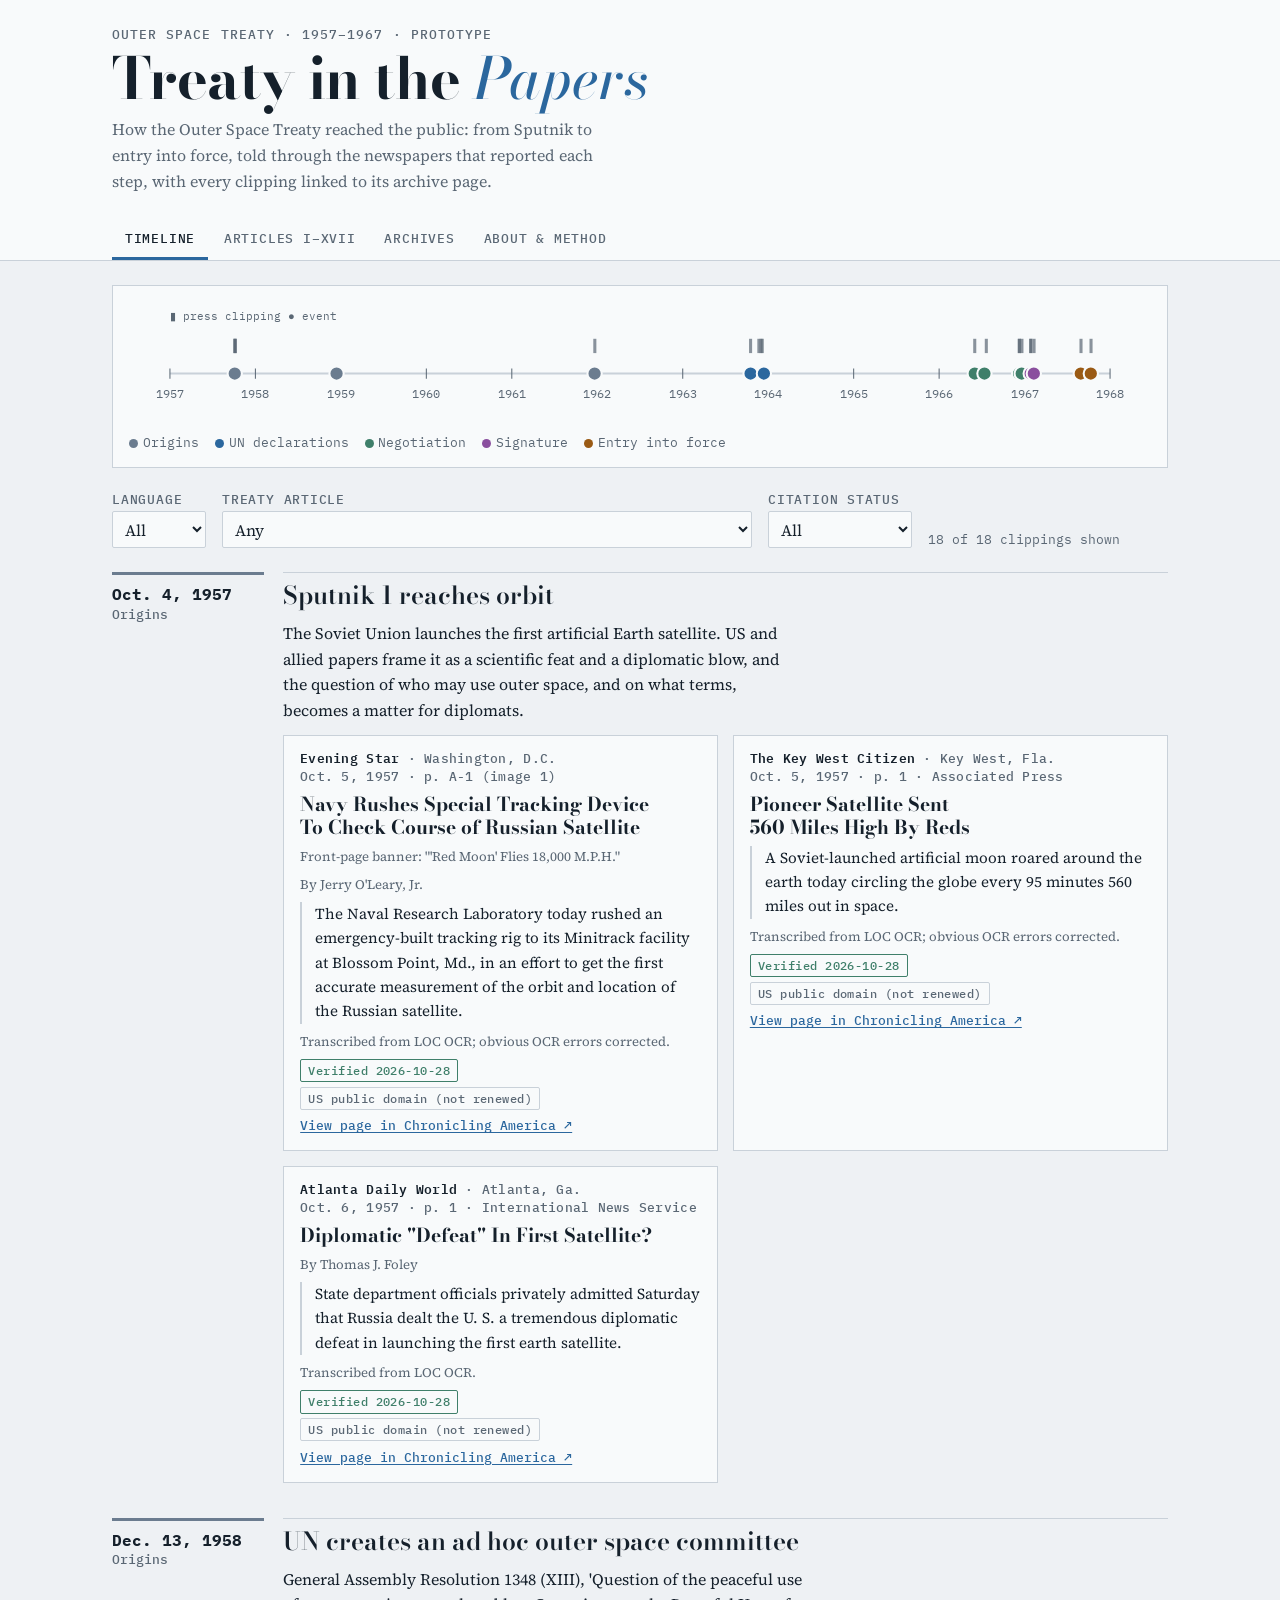
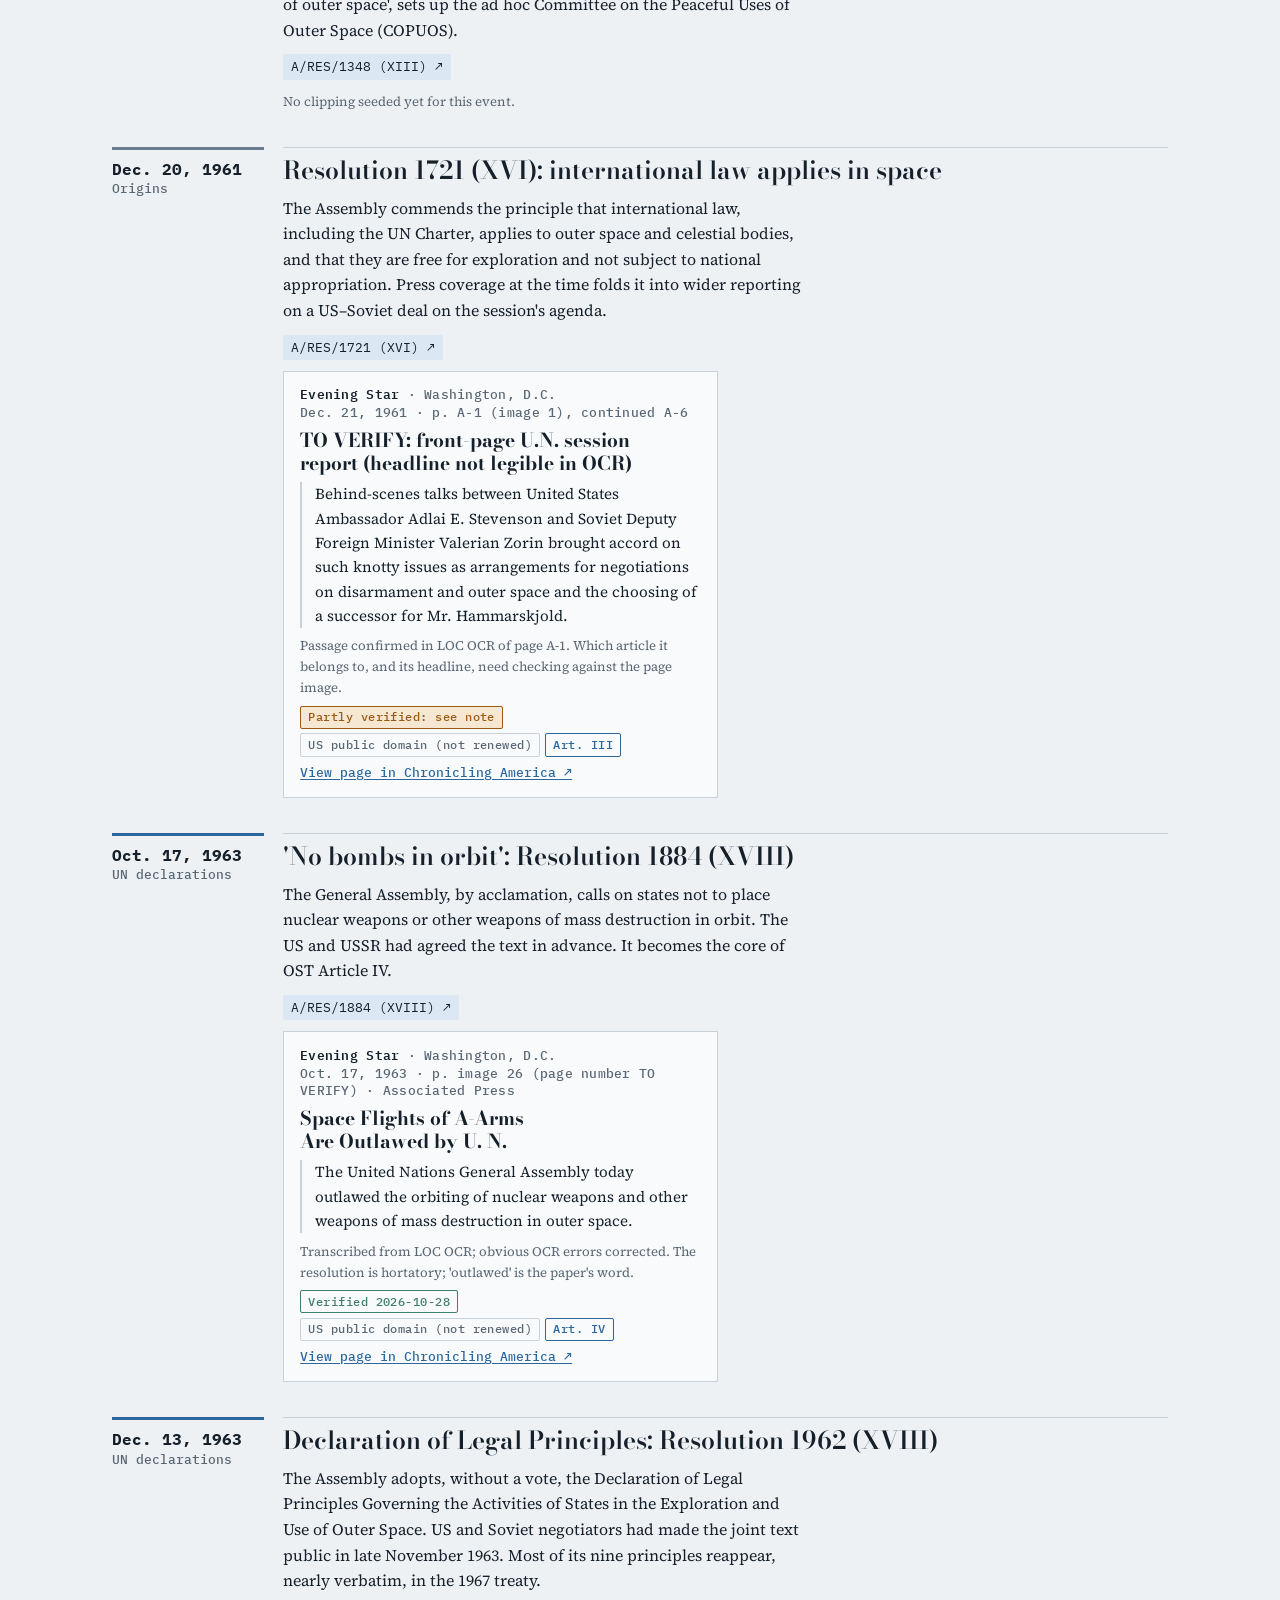
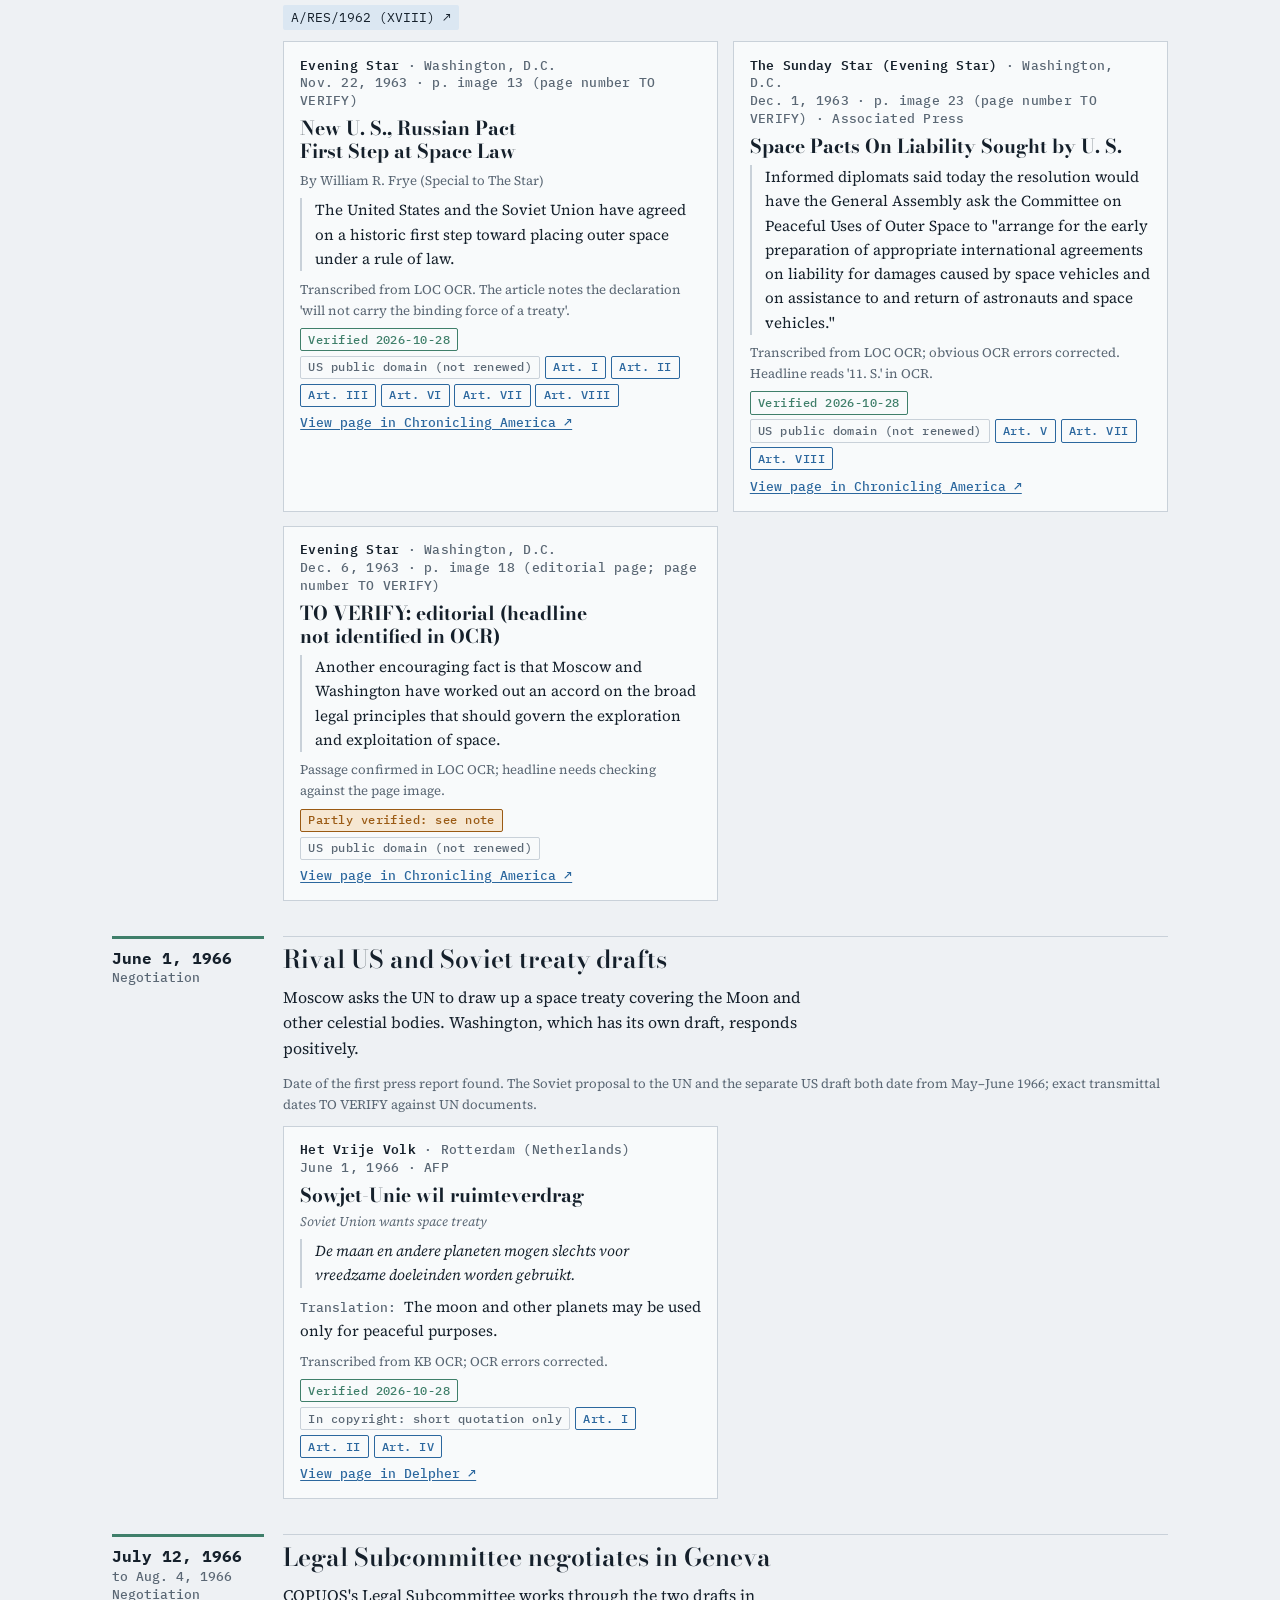
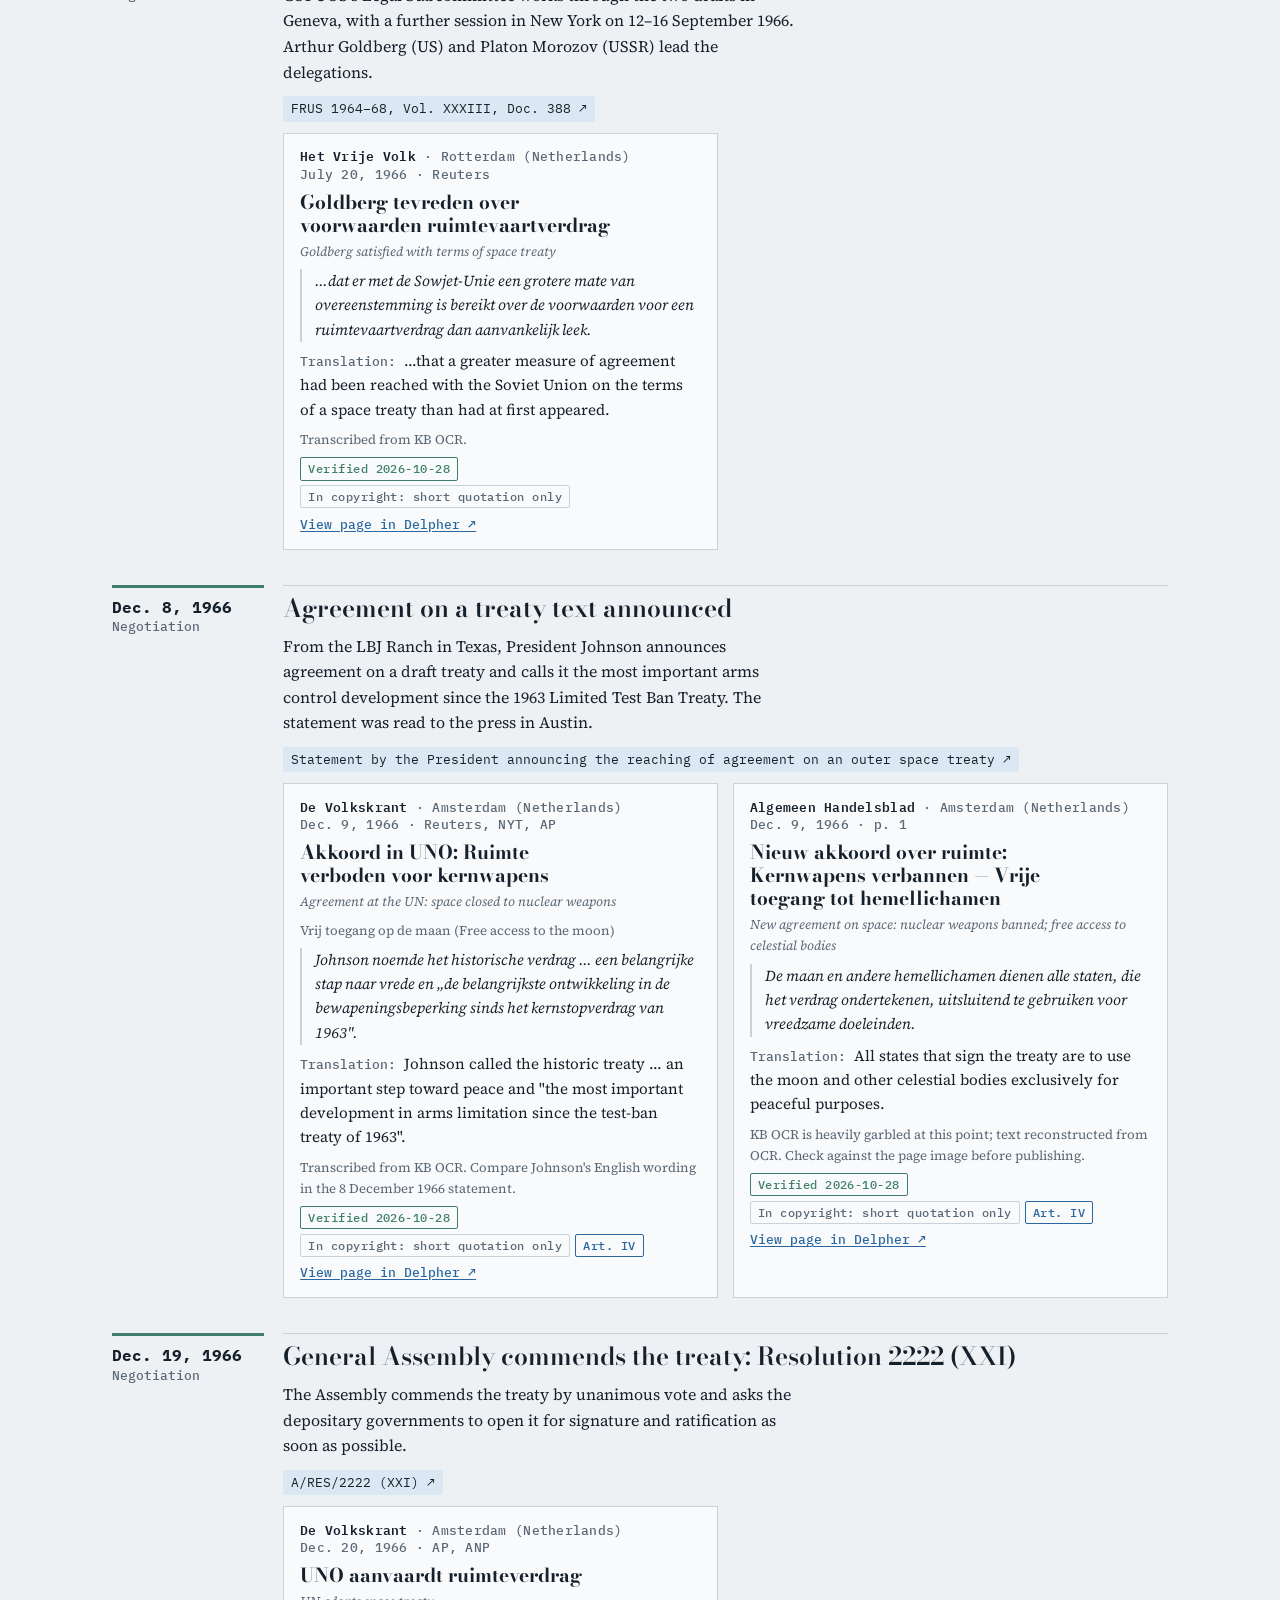
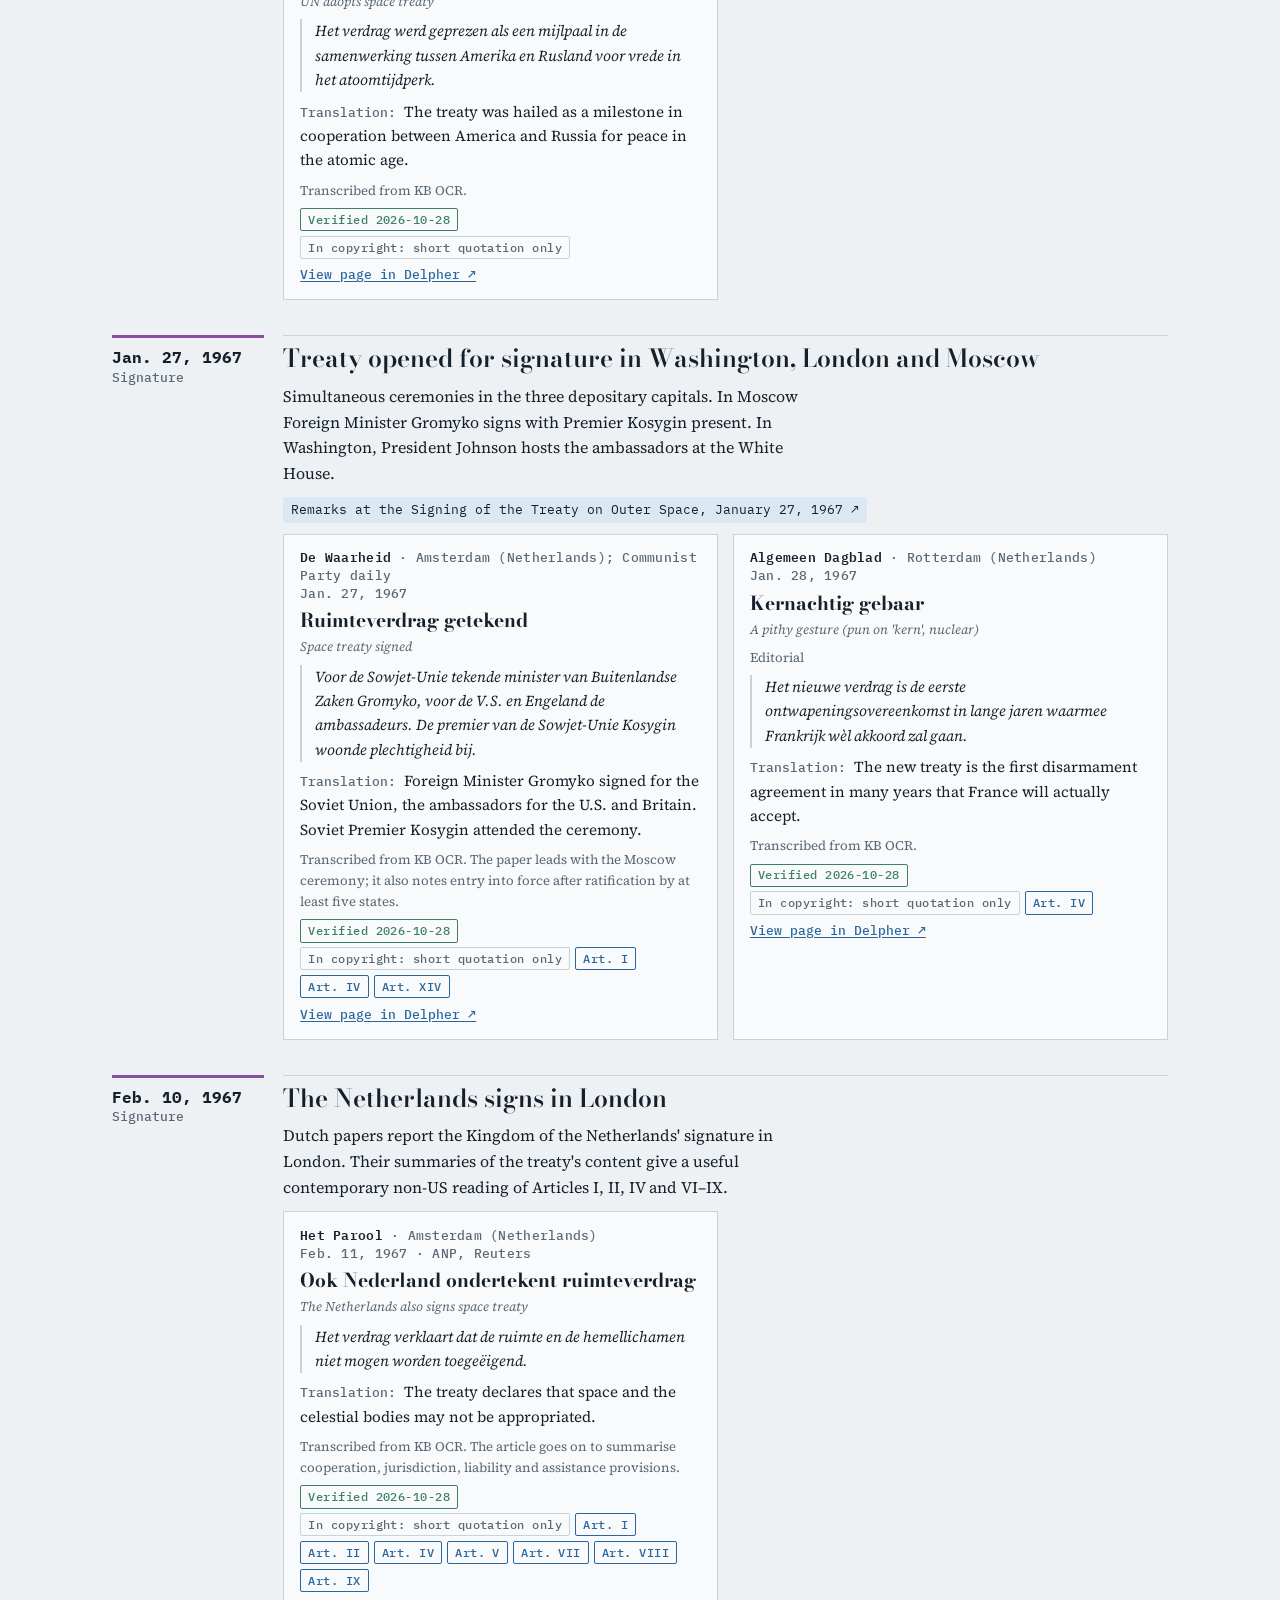
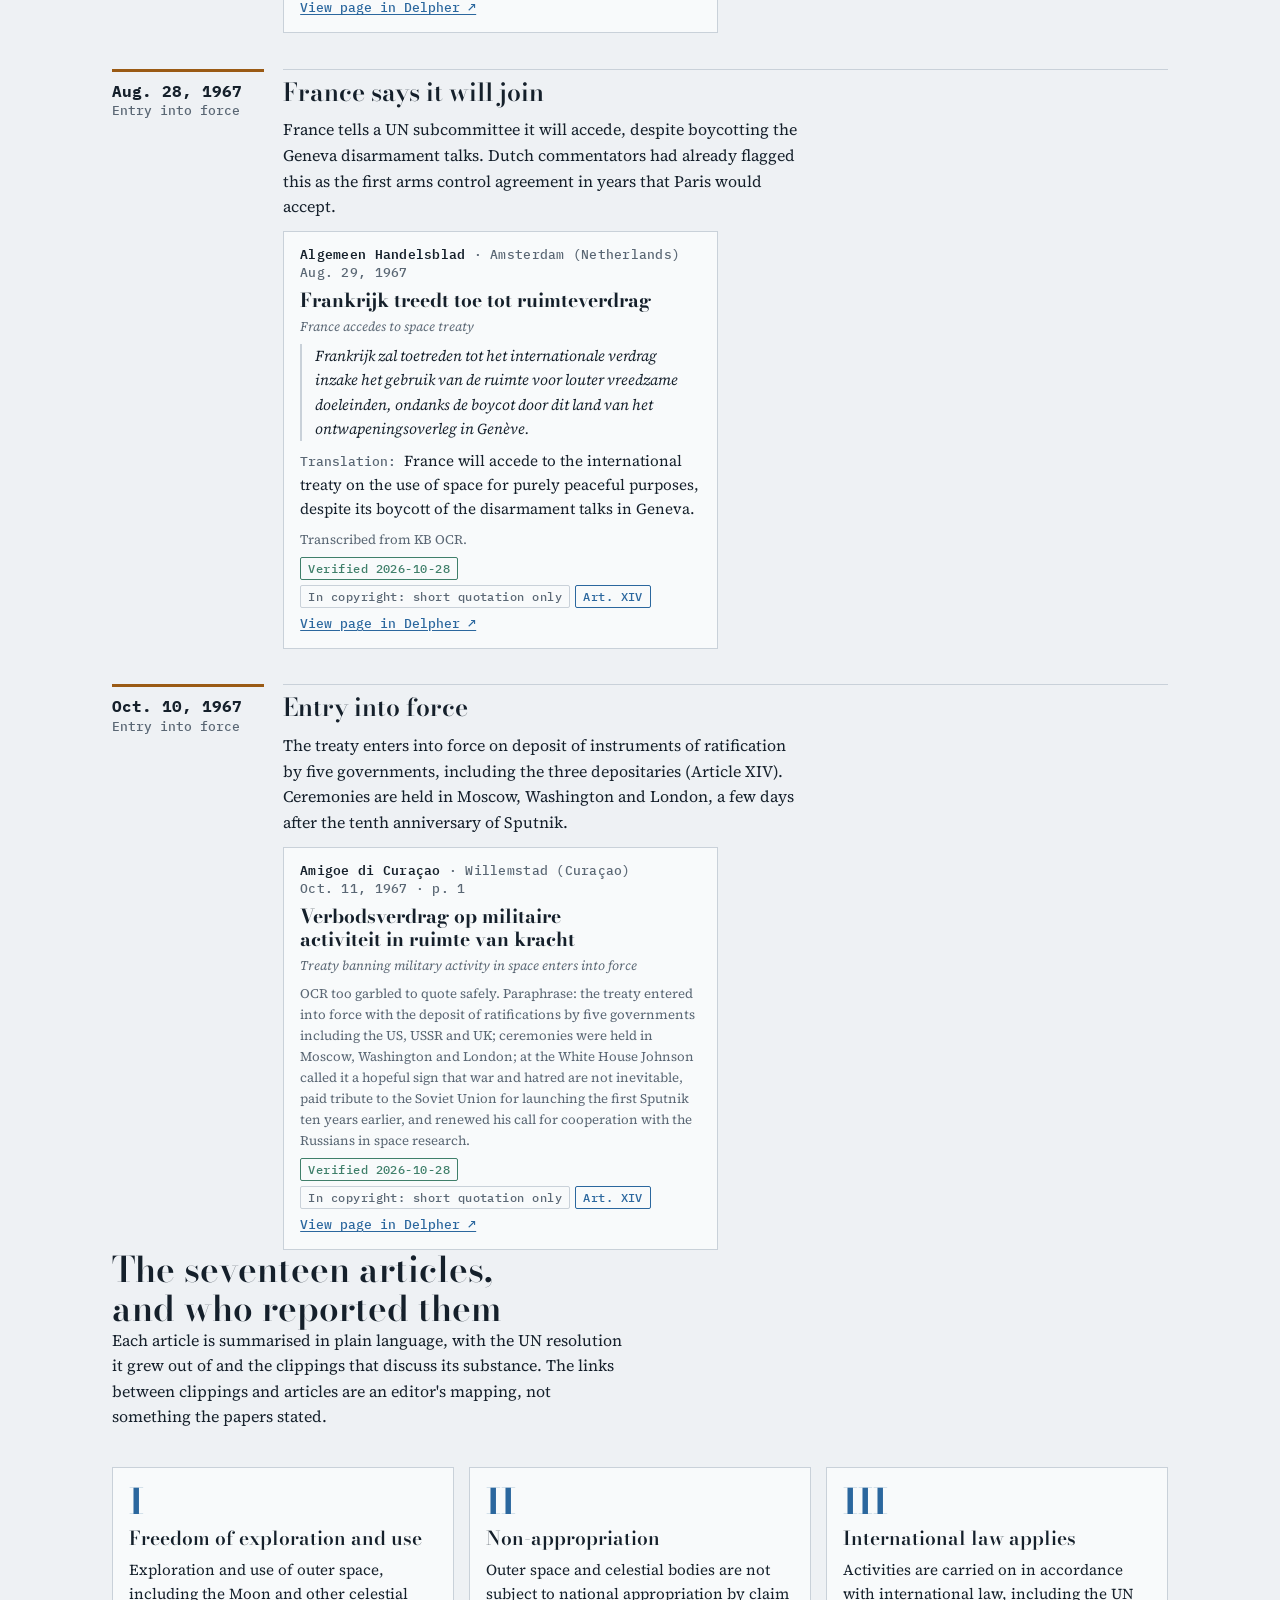
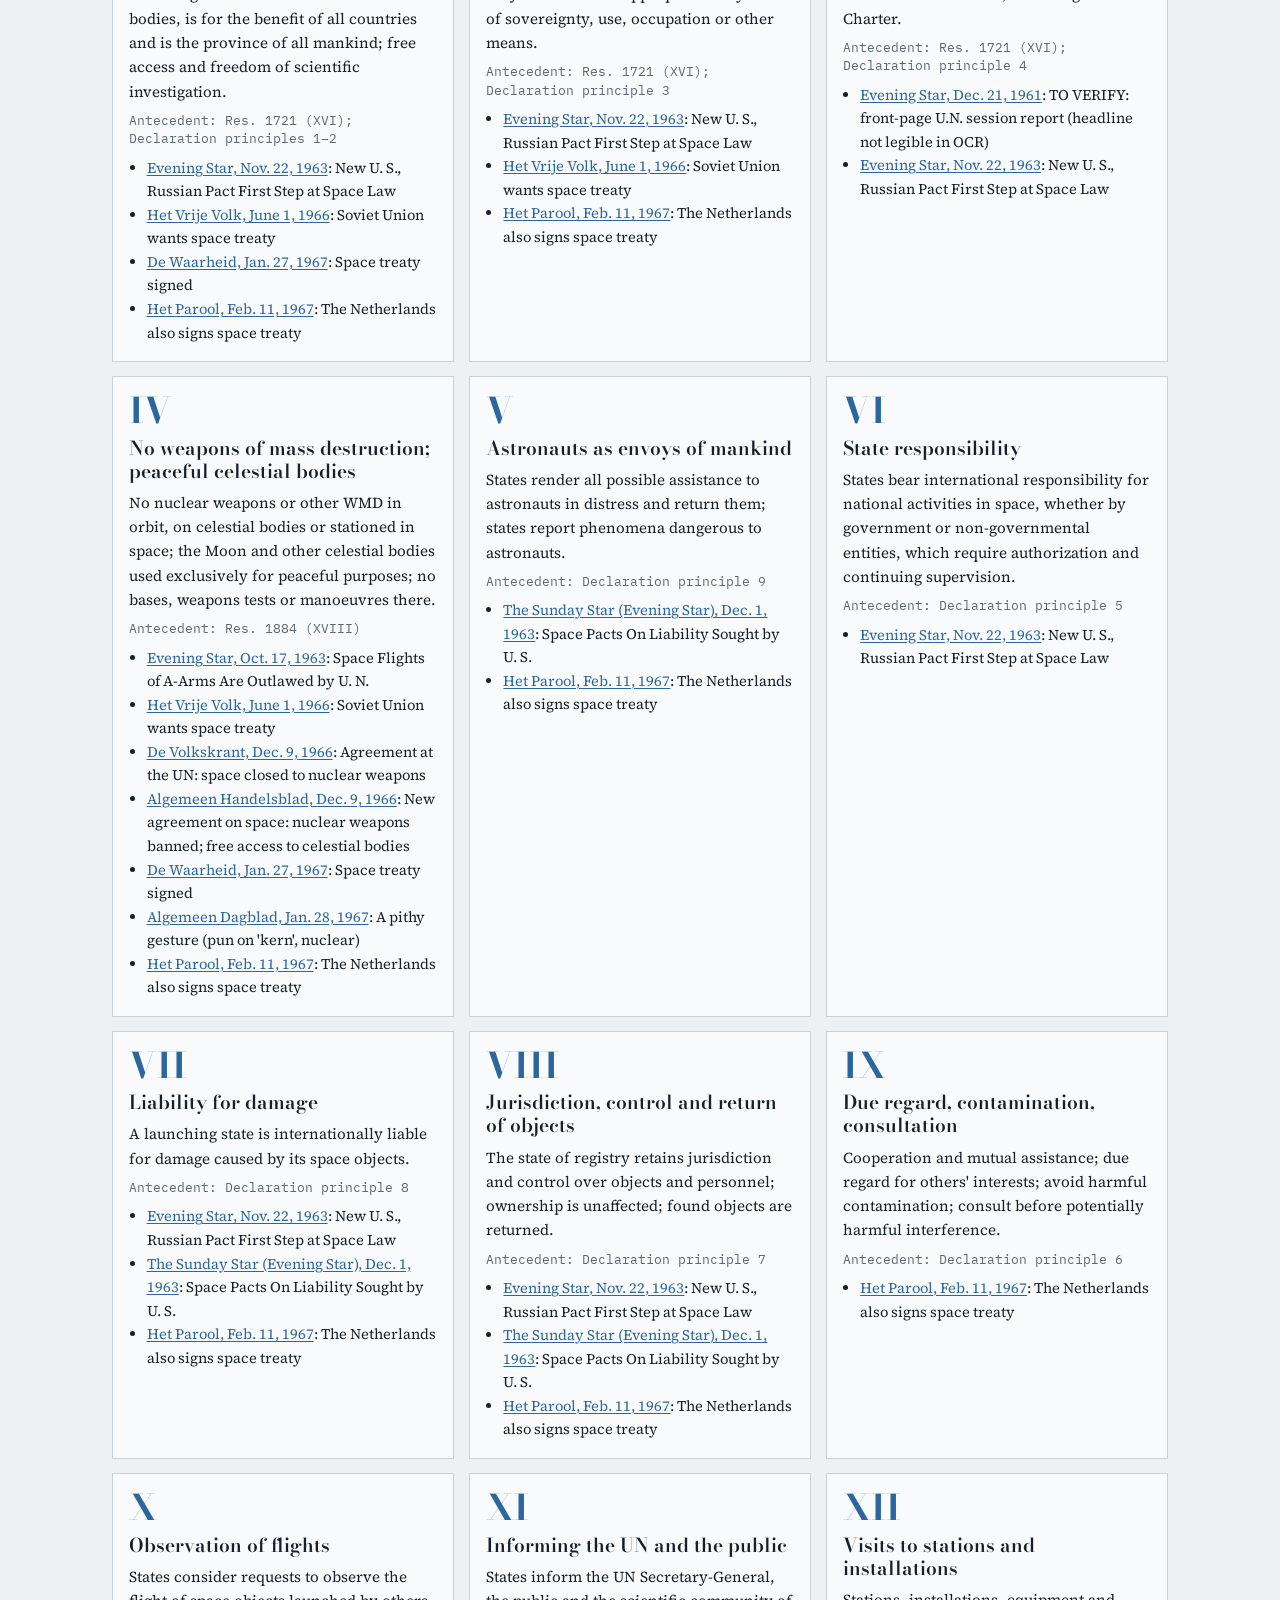
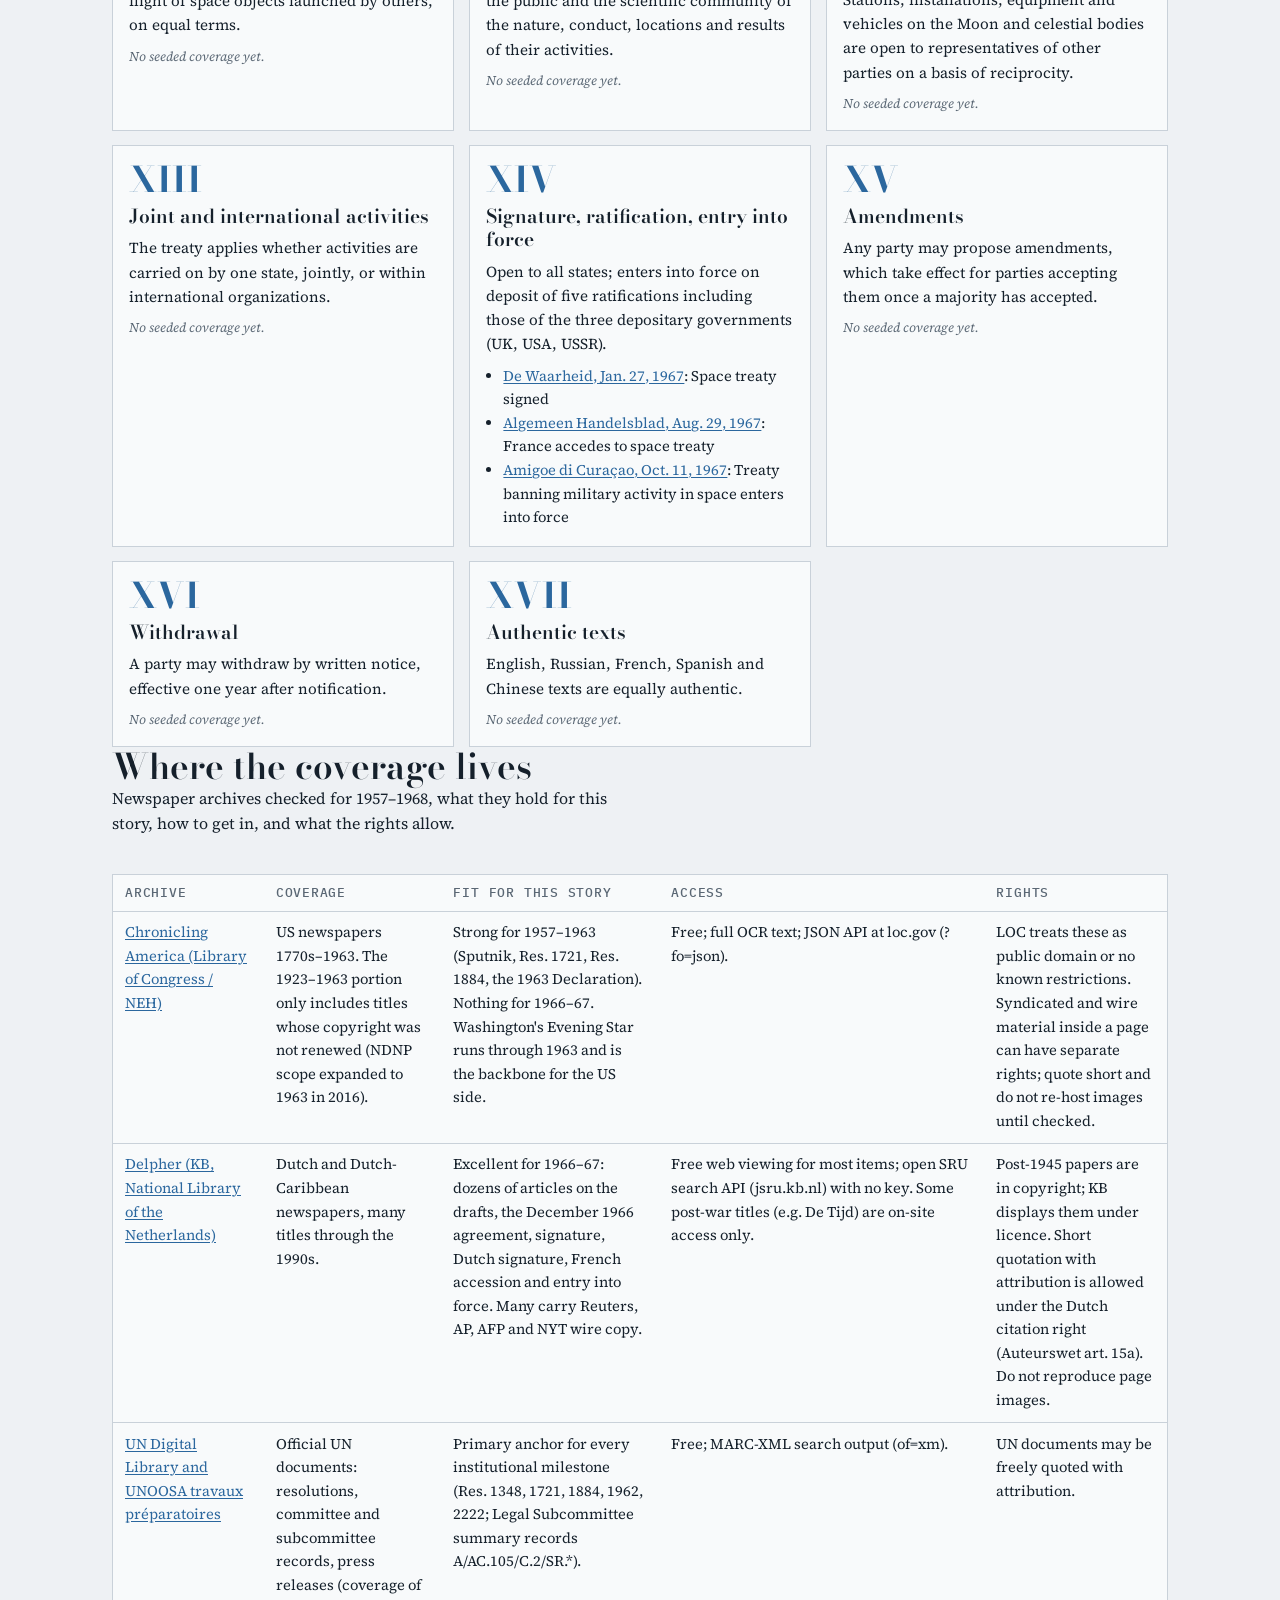
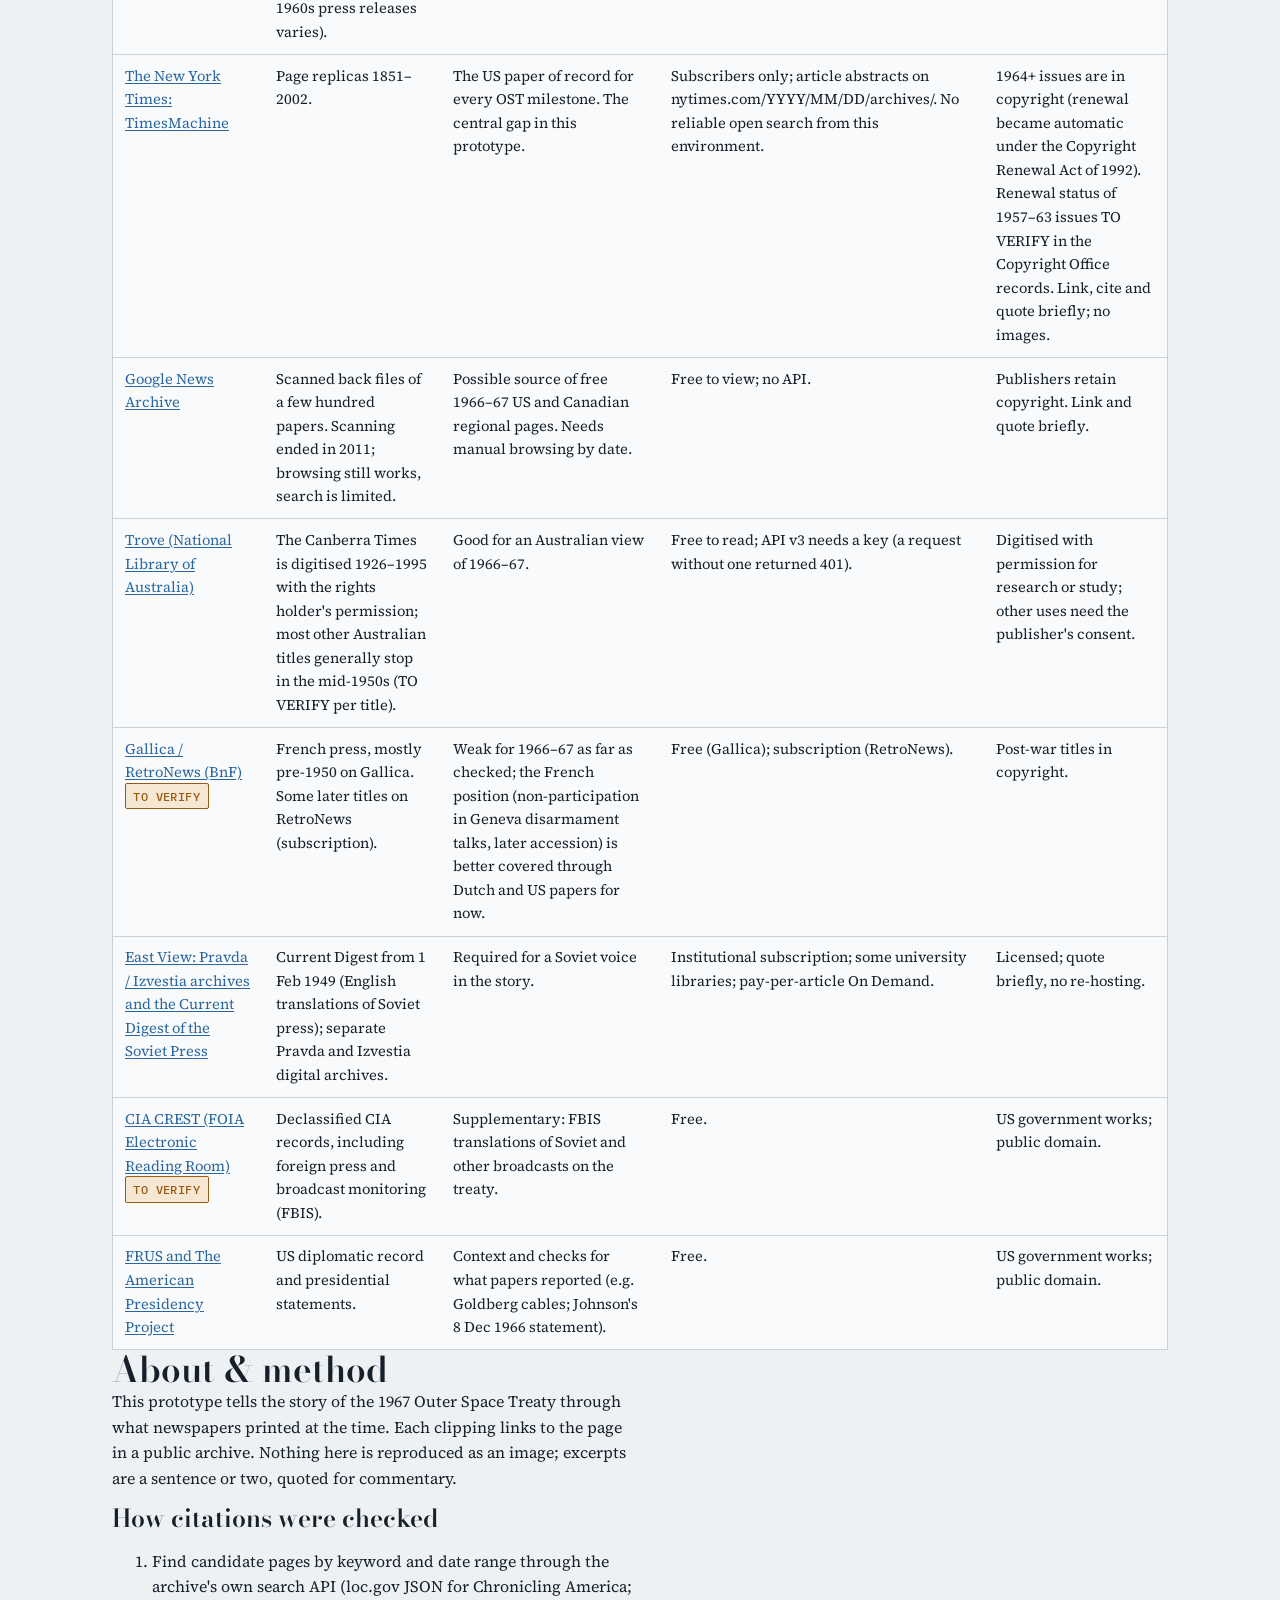
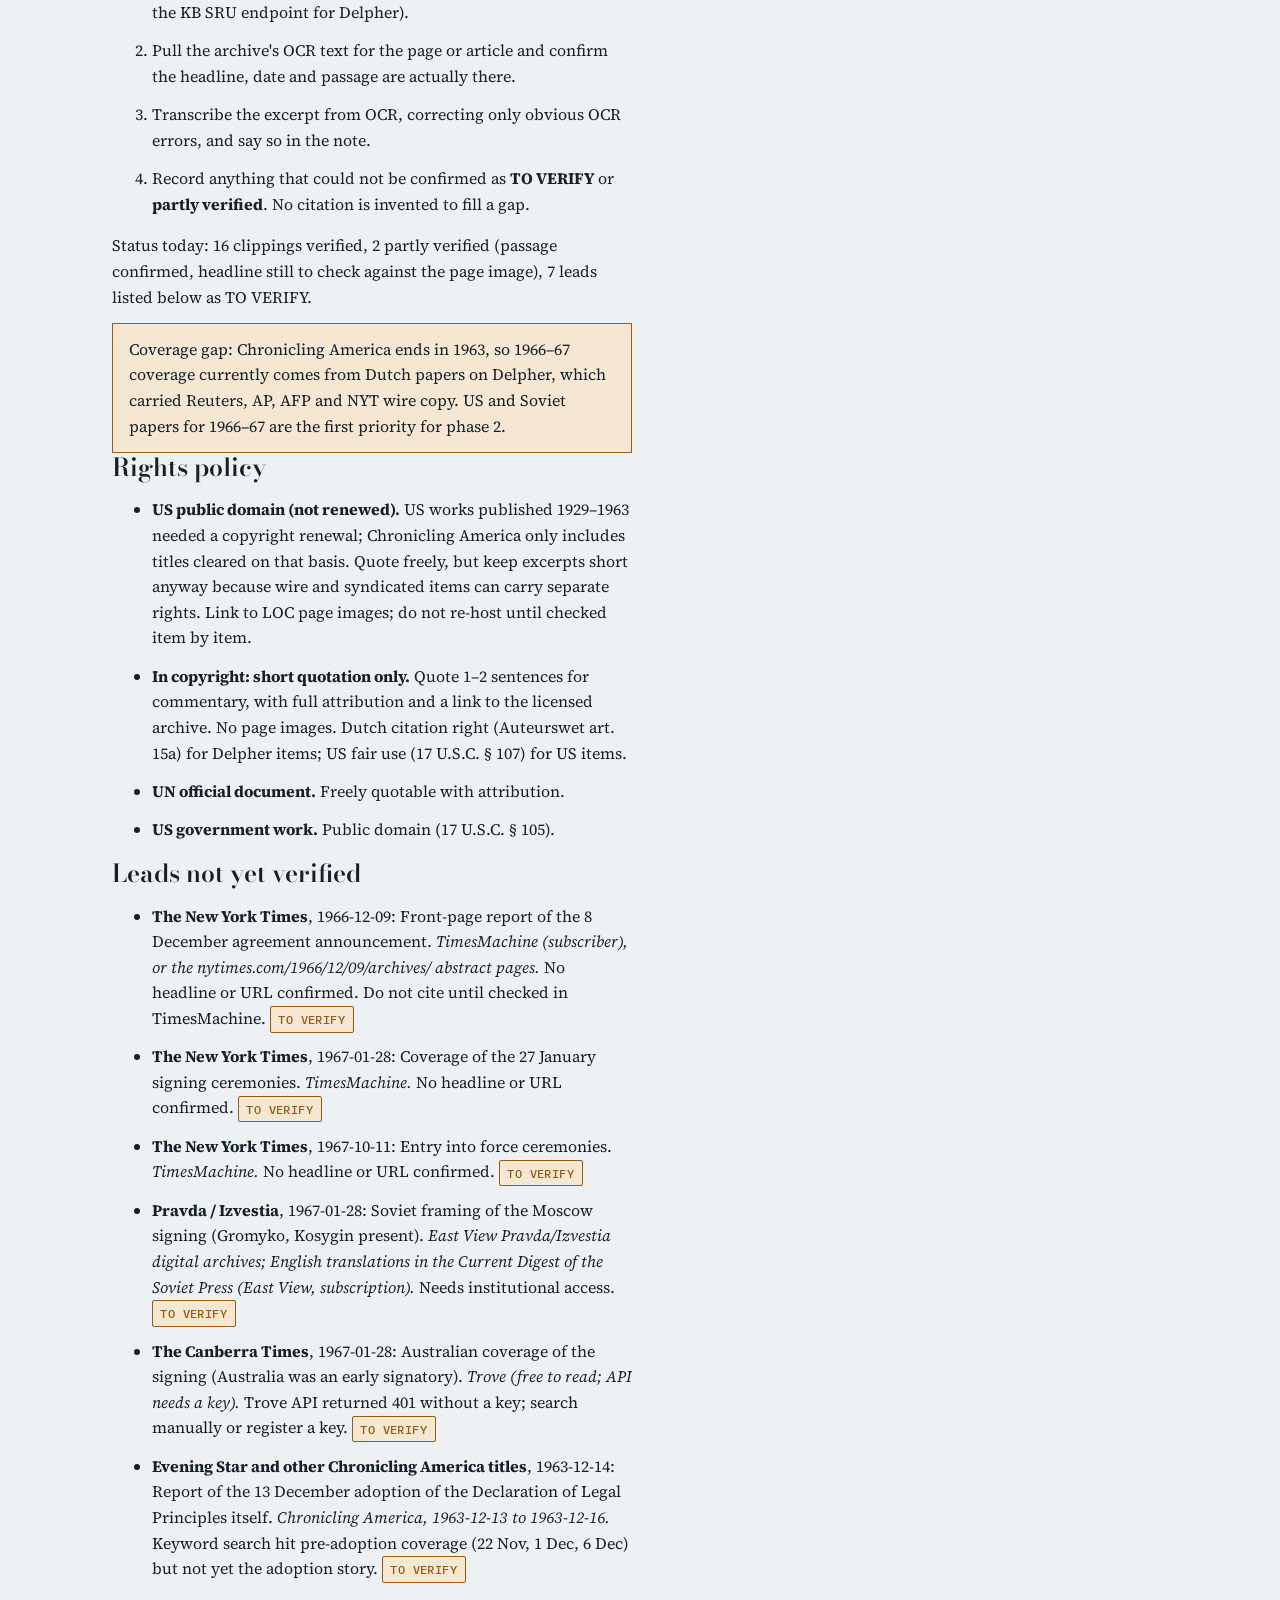
<file: ost-history/index.html>
<!doctype html>
<html lang="en">
<head>
<meta charset="utf-8">
<meta name="viewport" content="width=device-width, initial-scale=1, viewport-fit=cover">
<title>Treaty in the Papers</title>
<meta name="claude:viewport-fit-sides" content="cover">
<meta name="description" content="The 1967 Outer Space Treaty told through contemporaneous press coverage, 1957–1967.">
<link rel="preconnect" href="https://fonts.googleapis.com">
<link rel="preconnect" href="https://fonts.gstatic.com" crossorigin>
<link rel="stylesheet" href="https://fonts.googleapis.com/css2?family=Bodoni+Moda:ital,opsz,wght@0,6..96,500..800;1,6..96,500&family=IBM+Plex+Mono:wght@400;500;600&family=Source+Serif+4:ital,opsz,wght@0,8..60,400;0,8..60,600;1,8..60,400&display=swap">
<link rel="stylesheet" href="style.css">
</head>
<body>
<header class="mast">
  <div class="wrap">
    <div class="eyebrow">Outer Space Treaty · 1957–1967 · prototype</div>
    <h1>Treaty in the <em>Papers</em></h1>
    <p class="lede">How the Outer Space Treaty reached the public: from Sputnik to entry into force, told through the newspapers that reported each step, with every clipping linked to its archive page.</p>
    <nav class="tabs" aria-label="Sections">
      <a href="#timeline">Timeline</a>
      <a href="#treaty">Articles I–XVII</a>
      <a href="#sources">Archives</a>
      <a href="#about">About &amp; method</a>
    </nav>
  </div>
</header>

<main>
  <div class="wrap">
    <section data-view="timeline" id="view-timeline">
      <div class="axis-box">
        <svg id="axis" viewBox="0 0 1000 120" role="img" aria-label="Timeline of events and press clippings, 1957 to 1968"></svg>
        <div class="axis-legend" id="legend"></div>
      </div>
      <div class="filters">
        <label for="f-lang">Language
          <select id="f-lang"><option value="">All</option><option value="en">English</option><option value="nl">Dutch</option></select>
        </label>
        <label for="f-art">Treaty article
          <select id="f-art"><option value="">Any</option></select>
        </label>
        <label for="f-status">Citation status
          <select id="f-status"><option value="">All</option><option value="verified">Verified</option><option value="partial">Partly verified</option></select>
        </label>
        <span class="count" id="count"></span>
      </div>
      <div class="events" id="events"></div>
    </section>

    <section data-view="treaty" id="view-treaty" hidden>
      <div class="prose">
        <h2>The seventeen articles, and who reported them</h2>
        <p>Each article is summarised in plain language, with the UN resolution it grew out of and the clippings that discuss its substance. The links between clippings and articles are an editor's mapping, not something the papers stated.</p>
      </div>
      <div class="articles" id="articles"></div>
    </section>

    <section data-view="sources" id="view-sources" hidden>
      <div class="prose">
        <h2>Where the coverage lives</h2>
        <p>Newspaper archives checked for 1957–1968, what they hold for this story, how to get in, and what the rights allow.</p>
      </div>
      <div class="table-wrap"><table id="sources-table"></table></div>
    </section>

    <section data-view="about" id="view-about" hidden>
      <div class="prose" id="about"></div>
    </section>
  </div>
</main>

<footer>
  <div class="wrap">Prototype. Citations checked against archive OCR on <span id="checked"></span>. Excerpts are short quotations for commentary; follow the links for the full pages.</div>
</footer>

<script src="app.js"></script>
</body>
</html>
</file>
<file: ost-history/style.css>
/* Layout: a cool "UN document" sheet. Wire-service mono for datelines,
   a period display face for headlines, a sturdy text serif for reading. */
:root {
  --paper: #eef1f4;
  --sheet: #f8fafb;
  --ink: #15202b;
  --muted: #5a6774;
  --rule: #c9d1d9;
  --un: #2b679e;
  --un-soft: #dbe7f2;
  --flag: #9a5a14;
  --flag-soft: #f6e7d2;
  --ph-origins: #6b7c8f;
  --ph-declaration: #2b679e;
  --ph-negotiation: #3f7f6a;
  --ph-signature: #8a4f9e;
  --ph-aftermath: #9a5a14;
  --f-display: "Bodoni Moda", "Didot", "Bodoni 72", Georgia, serif;
  --f-body: "Source Serif 4", "Source Serif Pro", Georgia, "Times New Roman", serif;
  --f-mono: "IBM Plex Mono", ui-monospace, "SFMono-Regular", Menlo, monospace;
  --step--1: 0.82rem;
  --step-0: 1rem;
  --step-1: 1.2rem;
  --step-2: 1.55rem;
  --step-3: 2.2rem;
  --step-4: clamp(2.2rem, 6vw, 3.6rem);
}
@media (prefers-color-scheme: dark) {
  :root:not([data-theme="light"]) {
    --paper: #0e141a; --sheet: #141c24; --ink: #e3e8ed; --muted: #95a3b0; --rule: #2a3542;
    --un: #7fb2e2; --un-soft: #1b2c3d; --flag: #e3a75e; --flag-soft: #33261a;
    --ph-origins: #93a3b5; --ph-declaration: #7fb2e2; --ph-negotiation: #74c0a5; --ph-signature: #c49ad4; --ph-aftermath: #e3a75e;
    color-scheme: dark;
  }
}
:root[data-theme="dark"] {
  --paper: #0e141a; --sheet: #141c24; --ink: #e3e8ed; --muted: #95a3b0; --rule: #2a3542;
  --un: #7fb2e2; --un-soft: #1b2c3d; --flag: #e3a75e; --flag-soft: #33261a;
  --ph-origins: #93a3b5; --ph-declaration: #7fb2e2; --ph-negotiation: #74c0a5; --ph-signature: #c49ad4; --ph-aftermath: #e3a75e;
  color-scheme: dark;
}

* { box-sizing: border-box; }
body {
  margin: 0;
  background: var(--paper);
  color: var(--ink);
  font: 400 var(--step-0)/1.6 var(--f-body);
}
a { color: var(--un); text-underline-offset: 2px; }
a:focus-visible, button:focus-visible, select:focus-visible { outline: 2px solid var(--un); outline-offset: 2px; }

.wrap {
  max-width: 68rem;
  margin: 0 auto;
  padding-left: max(16px, env(safe-area-inset-left, 0px));
  padding-right: max(16px, env(safe-area-inset-right, 0px));
}

/* Masthead */
.mast { border-bottom: 1px solid var(--rule); background: var(--sheet); }
.mast .wrap { padding-block: 1.6rem 0; display: grid; gap: 0.4rem; }
.eyebrow { font: 500 var(--step--1)/1.3 var(--f-mono); letter-spacing: 0.08em; text-transform: uppercase; color: var(--muted); }
.mast h1 { font: 700 var(--step-4)/1.02 var(--f-display); margin: 0; text-wrap: balance; letter-spacing: -0.01em; }
.mast h1 em { font-style: italic; font-weight: 500; color: var(--un); }
.mast .lede { max-width: 62ch; margin: 0.2rem 0 0.6rem; color: var(--muted); }
nav.tabs { display: flex; flex-wrap: wrap; gap: 0.2rem; margin-top: 0.6rem; }
nav.tabs a {
  font: 500 var(--step--1)/1 var(--f-mono); letter-spacing: 0.06em; text-transform: uppercase;
  text-decoration: none; color: var(--muted); padding: 0.75rem 0.8rem; border-bottom: 3px solid transparent;
}
nav.tabs a[aria-current="page"] { color: var(--ink); border-bottom-color: var(--un); }

main .wrap { padding-block: 1.5rem 4rem; }
section[data-view] { display: grid; gap: 1.5rem; }
section[data-view] > * { min-width: 0; }
h2 { font: 600 var(--step-3)/1.1 var(--f-display); margin: 0; text-wrap: balance; }
h3 { font: 600 var(--step-2)/1.15 var(--f-display); margin: 0; text-wrap: balance; }
.prose { max-width: 65ch; }
.prose p, .prose li { margin: 0 0 0.8rem; }

/* Timeline axis */
.axis-box { background: var(--sheet); border: 1px solid var(--rule); padding: 1rem; overflow-x: auto; }
.axis-box svg { display: block; min-width: 640px; width: 100%; height: auto; }
.axis-box text { font-family: var(--f-mono); fill: var(--muted); }
.axis-legend { display: flex; flex-wrap: wrap; gap: 0.4rem 1rem; font: 400 var(--step--1)/1.3 var(--f-mono); color: var(--muted); margin-top: 0.6rem; }
.axis-legend span::before { content: ""; display: inline-block; width: 0.7em; height: 0.7em; border-radius: 50%; margin-right: 0.35em; background: var(--c); vertical-align: -0.05em; }

/* Filters */
.filters { display: flex; flex-wrap: wrap; gap: 0.6rem 1rem; align-items: end; }
.filters label { max-width: 100%; min-width: 0; display: grid; grid-template-columns: minmax(0, 1fr); gap: 0.2rem; font: 500 var(--step--1)/1.2 var(--f-mono); text-transform: uppercase; letter-spacing: 0.06em; color: var(--muted); }
.filters select { max-width: 100%; min-width: 0; font: 400 var(--step-0) var(--f-body); padding: 0.35rem 0.5rem; border: 1px solid var(--rule); background: var(--sheet); color: var(--ink); border-radius: 2px; }
.count { font: 400 var(--step--1) var(--f-mono); color: var(--muted); }

/* Events */
.events { display: grid; gap: 2.2rem; }
.event { display: grid; grid-template-columns: 9.5rem minmax(0, 1fr); gap: 1.2rem; scroll-margin-top: 1rem; }
.event .when { font: 500 var(--step--1)/1.4 var(--f-mono); color: var(--muted); border-top: 3px solid var(--pc); padding-top: 0.5rem; }
.event .when b { display: block; font-size: var(--step-0); color: var(--ink); }
.event .body { min-width: 0; display: grid; gap: 0.7rem; border-top: 1px solid var(--rule); padding-top: 0.5rem; }
.event .summary { margin: 0; max-width: 65ch; }
.event .note { font-size: var(--step--1); color: var(--muted); margin: 0; }
.docs { display: flex; flex-wrap: wrap; gap: 0.4rem; }
.doc-link { font: 400 var(--step--1)/1.3 var(--f-mono); padding: 0.25rem 0.5rem; background: var(--un-soft); color: var(--ink); text-decoration: none; border-radius: 2px; }
.doc-link:hover { text-decoration: underline; }

/* Clipping cards */
.clips { display: grid; grid-template-columns: repeat(auto-fill, minmax(min(100%, 19rem), 1fr)); gap: 0.9rem; }
.clip { background: var(--sheet); border: 1px solid var(--rule); padding: 0.9rem 1rem 1rem; display: grid; gap: 0.45rem; align-content: start; min-width: 0; }
.dateline { font: 500 var(--step--1)/1.35 var(--f-mono); color: var(--muted); letter-spacing: 0.02em; }
.dateline b { color: var(--ink); font-weight: 600; }
.clip h4 { font: 700 var(--step-1)/1.2 var(--f-display); margin: 0; text-wrap: balance; }
.clip .en { font-size: var(--step--1); color: var(--muted); font-style: italic; margin: -0.2rem 0 0; }
.clip blockquote { margin: 0; padding-left: 0.8rem; border-left: 2px solid var(--rule); font-size: 0.95rem; }
.clip blockquote[lang="nl"] { font-style: italic; }
.clip .tr { font-size: 0.95rem; margin: 0; }
.clip .tr::before { content: "Translation: "; font: 500 var(--step--1) var(--f-mono); color: var(--muted); }
.clip .meta { font-size: var(--step--1); color: var(--muted); margin: 0; }
.chips { display: flex; flex-wrap: wrap; gap: 0.3rem; }
.chip { font: 500 0.72rem/1 var(--f-mono); letter-spacing: 0.04em; padding: 0.3rem 0.45rem; border: 1px solid var(--rule); color: var(--muted); border-radius: 2px; text-decoration: none; background: transparent; }
a.chip:hover { border-color: var(--un); color: var(--un); }
.chip.art { color: var(--un); border-color: var(--un); }
.chip.flag { color: var(--flag); border-color: var(--flag); background: var(--flag-soft); }
.chip.ok { color: var(--ph-negotiation); border-color: var(--ph-negotiation); }
.clip .go { font: 500 var(--step--1) var(--f-mono); }

/* Treaty grid */
.articles { display: grid; grid-template-columns: repeat(auto-fill, minmax(min(100%, 20rem), 1fr)); gap: 0.9rem; }
.tart { background: var(--sheet); border: 1px solid var(--rule); padding: 1rem; display: grid; gap: 0.5rem; align-content: start; scroll-margin-top: 1rem; }
.tart .num { font: 700 var(--step-3)/1 var(--f-display); color: var(--un); }
.tart h4 { font: 600 var(--step-1)/1.2 var(--f-display); margin: 0; }
.tart p { margin: 0; font-size: 0.95rem; }
.tart .ante { font: 400 var(--step--1)/1.4 var(--f-mono); color: var(--muted); }
.tart ul { margin: 0; padding-left: 1.1rem; font-size: 0.92rem; }
.tart .none { color: var(--muted); font-size: var(--step--1); font-style: italic; }

/* Tables */
.table-wrap { overflow-x: auto; border: 1px solid var(--rule); background: var(--sheet); }
table { border-collapse: collapse; width: 100%; min-width: 760px; font-size: 0.92rem; }
th, td { text-align: left; vertical-align: top; padding: 0.6rem 0.75rem; border-bottom: 1px solid var(--rule); }
th { font: 500 var(--step--1) var(--f-mono); text-transform: uppercase; letter-spacing: 0.06em; color: var(--muted); }
tr:last-child td { border-bottom: 0; }

.callout { border: 1px solid var(--flag); background: var(--flag-soft); padding: 0.8rem 1rem; max-width: 65ch; }
.callout p { margin: 0; }
footer { border-top: 1px solid var(--rule); color: var(--muted); font-size: var(--step--1); }
footer .wrap { padding-block: 1.2rem 2rem; }

@media (max-width: 640px) {
  .event { grid-template-columns: minmax(0, 1fr); gap: 0.4rem; }
}
@media (prefers-reduced-motion: no-preference) {
  html { scroll-behavior: smooth; }
}
</file>
